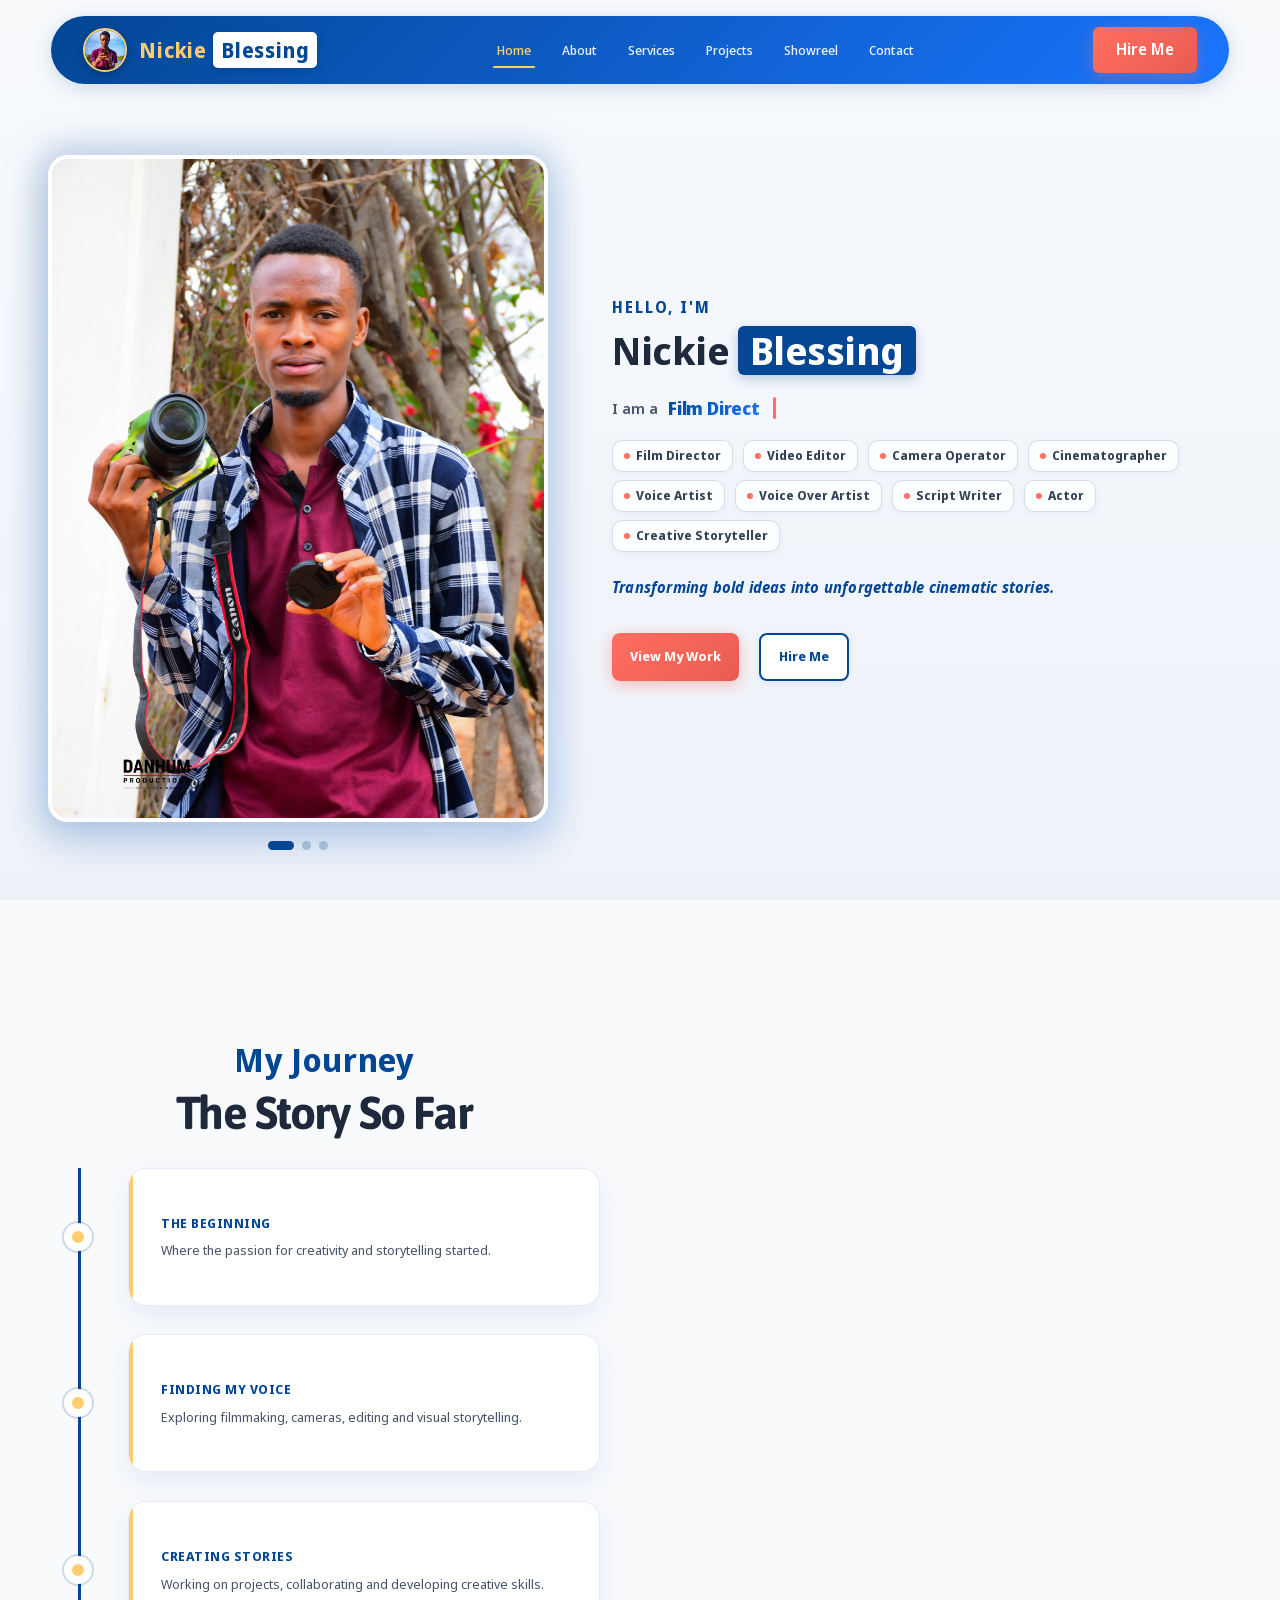
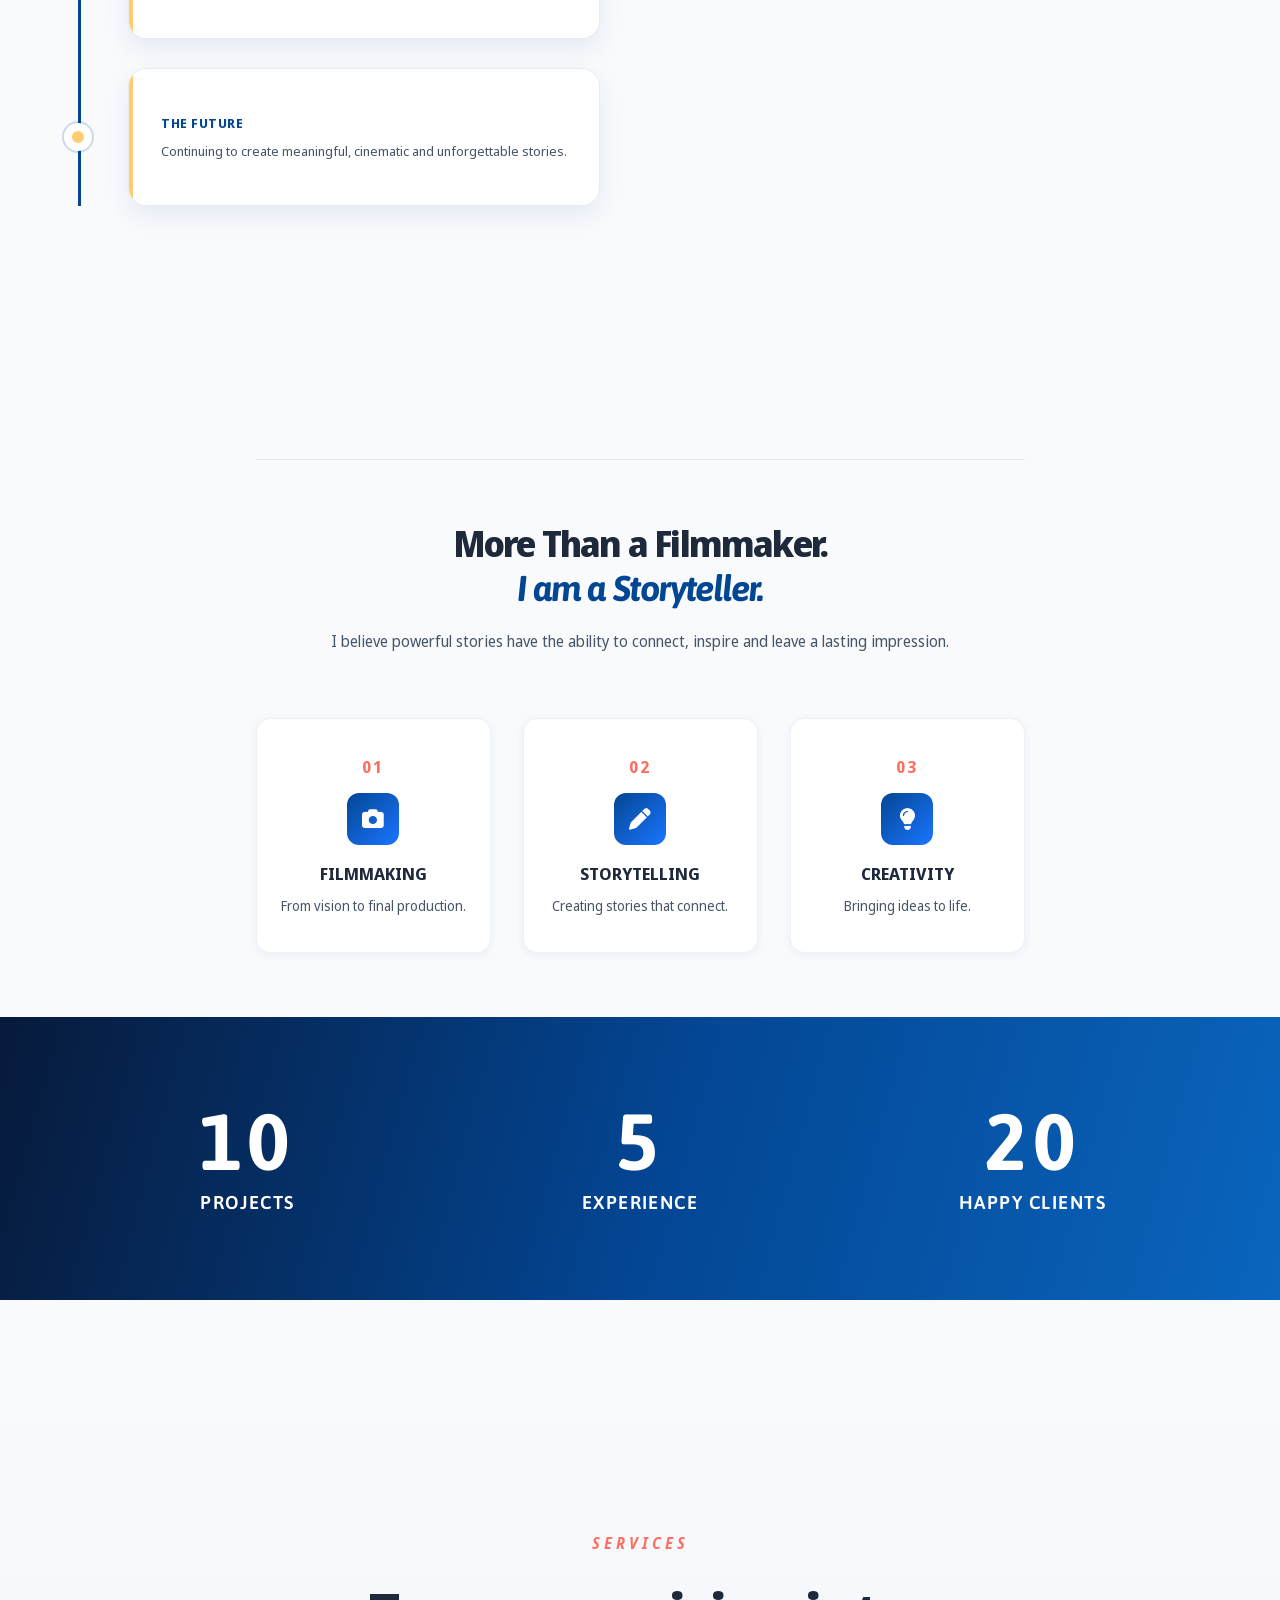
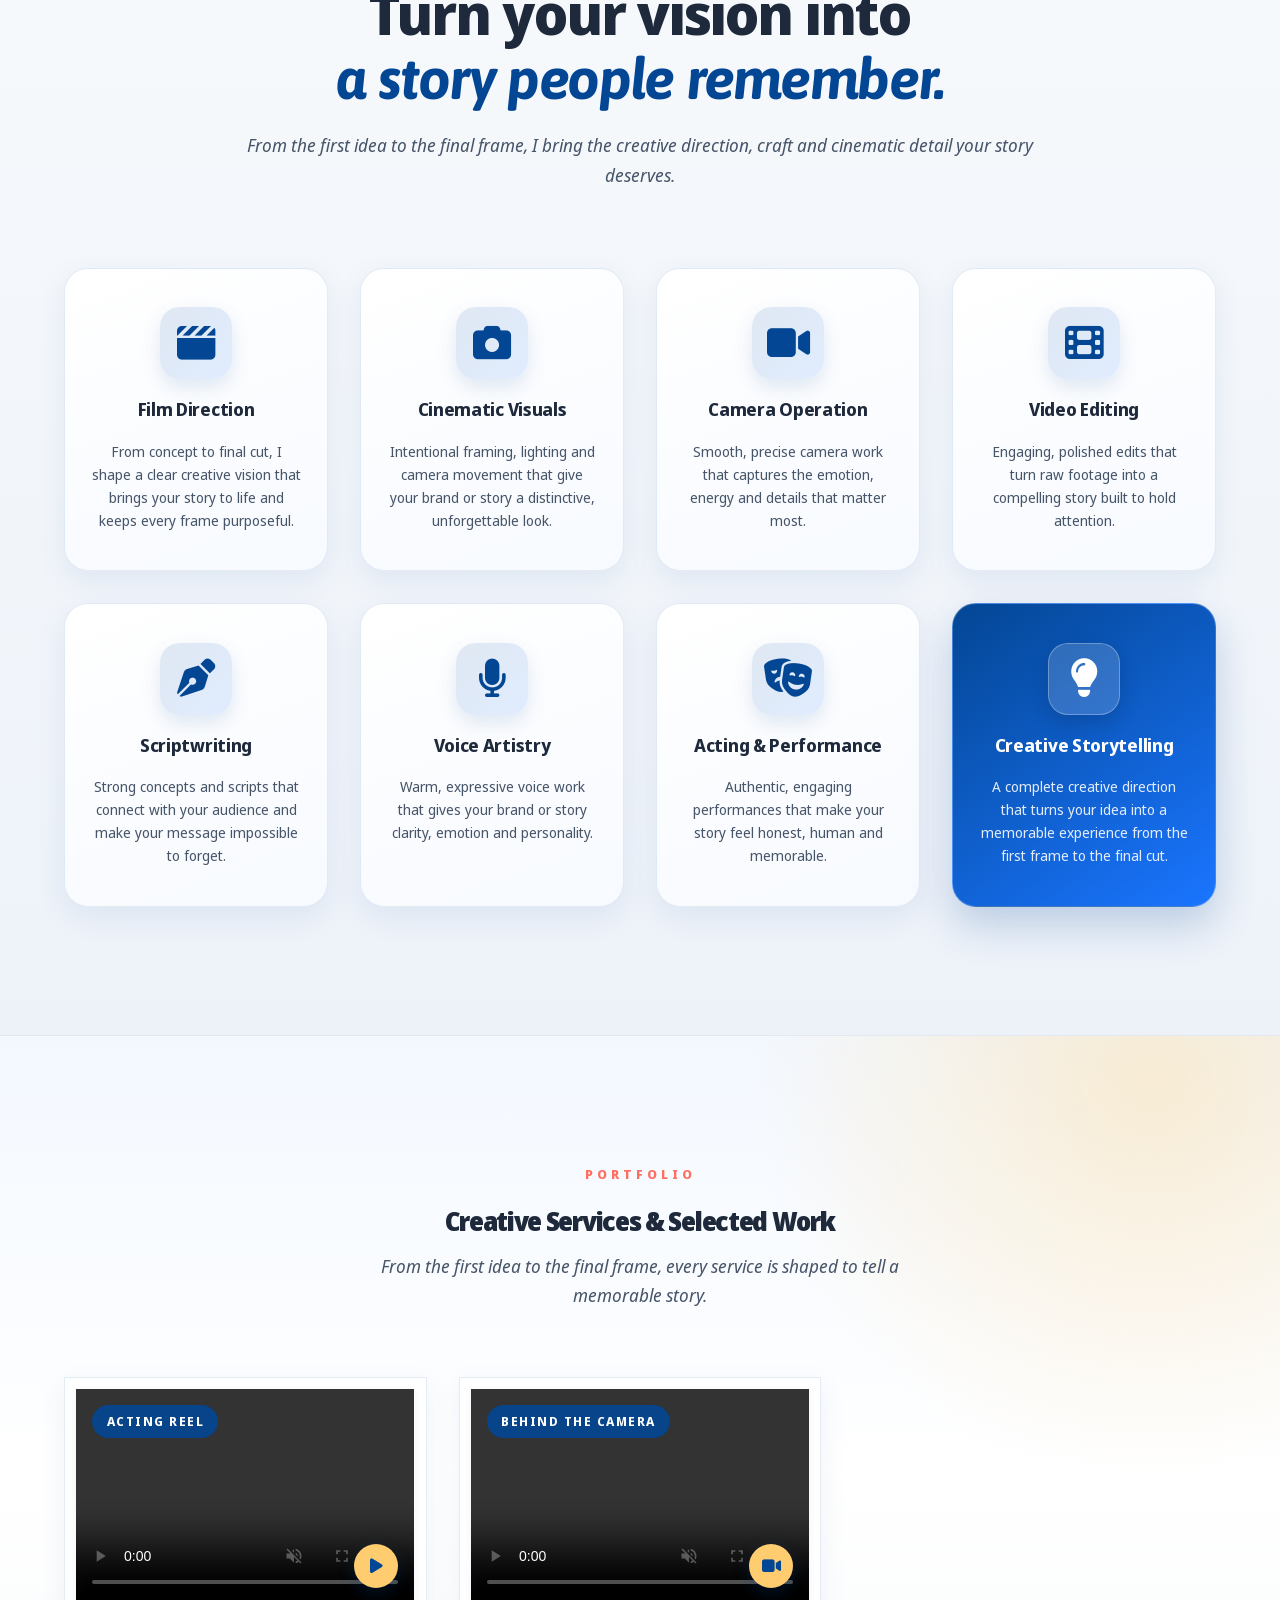
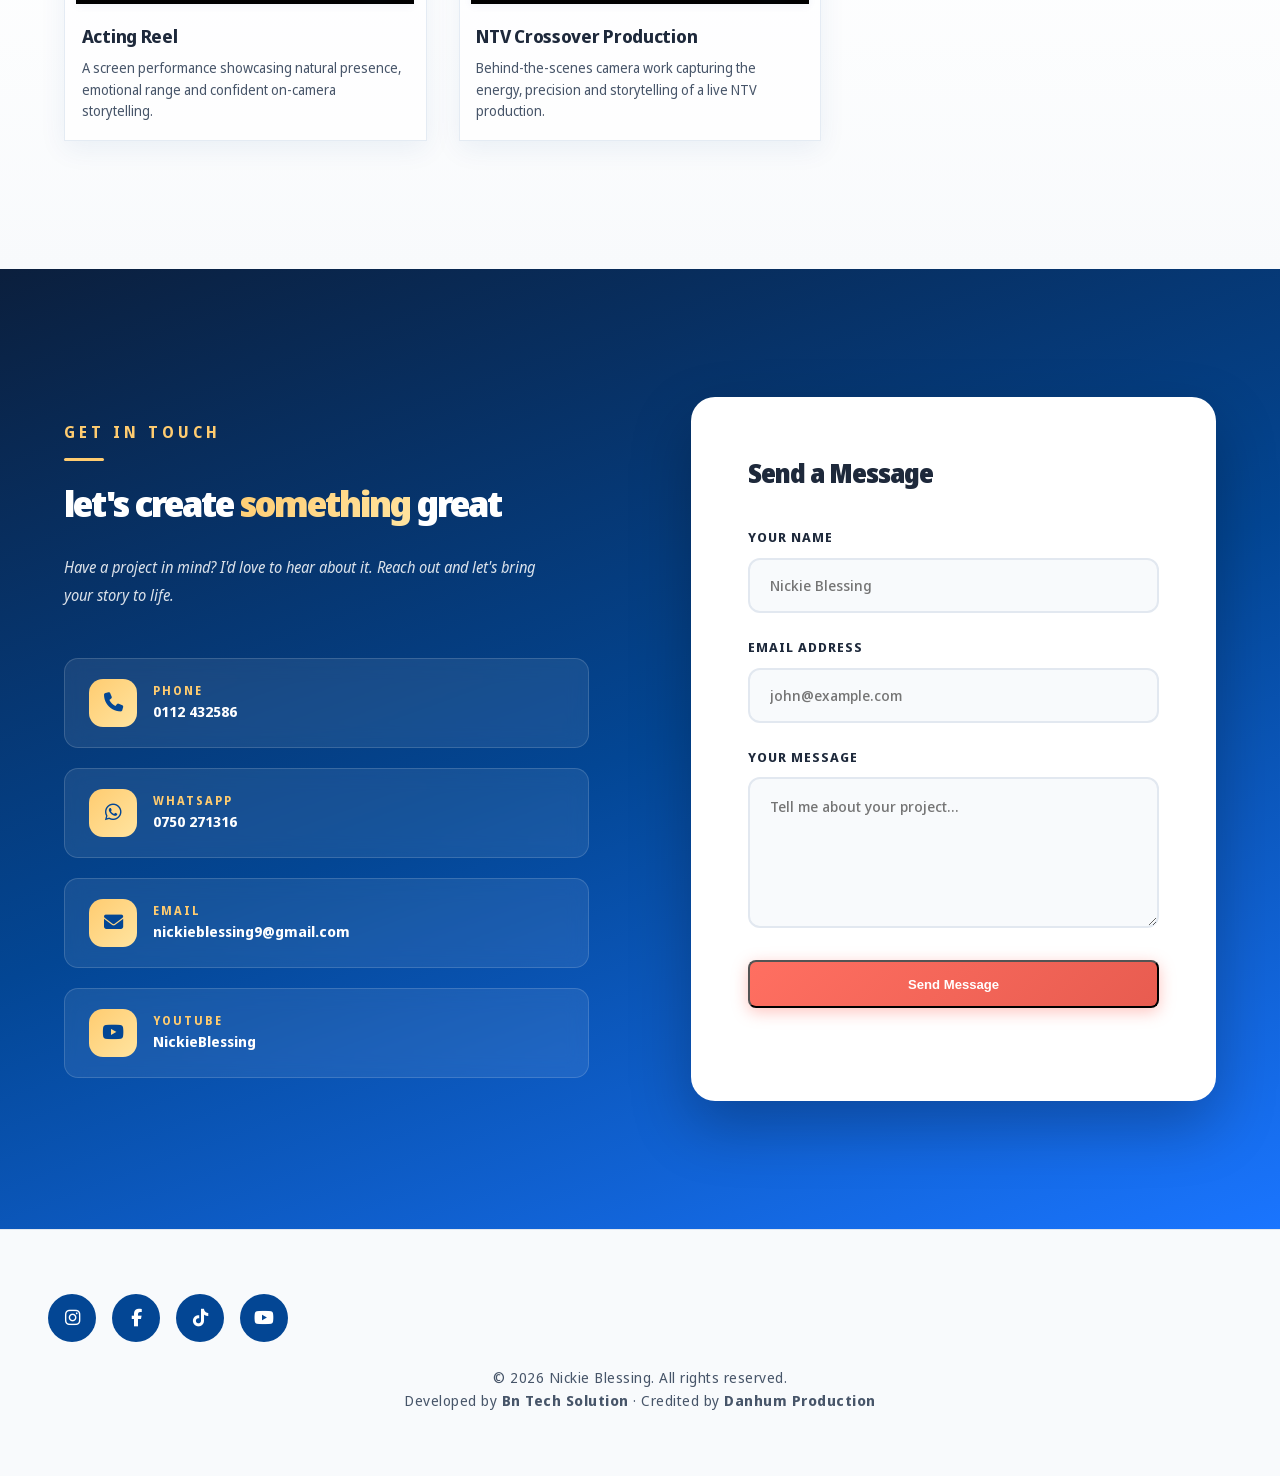
<file: index.html>
<!DOCTYPE html>
<html lang="en">
<head>
  <meta charset="UTF-8">
  <meta name="viewport" content="width=device-width, initial-scale=1.0">
  <title>Nickie Blessing | Creative Portfolio</title>
  <!-- Link to external CSS -->
  <link rel="stylesheet" href="style.css">
  <!-- Font Awesome Icons -->
  <link rel="stylesheet" href="https://cdnjs.cloudflare.com/ajax/libs/font-awesome/6.5.1/css/all.min.css">
  <script src="form-handler.js" defer></script>
  <script src="index.js" defer></script>
</head>
<body>
<header class="header">
    <nav class="navbar">
      <div class="nav-inner">
        <!-- Logo with Profile Photo -->
        <a href="#" class="logo">
          <img src="logo.jpg" alt="Nickie Blessing" class="logo-img">
          <span class="logo-text">Nickie <span class="highlight">Blessing</span></span>
        </a>

        <!-- Navigation Links (centered) -->
        <ul class="nav-links">
          <li><a href="#" class="active">Home</a></li>
          <li><a href="#about">About</a></li>
          <li><a href="#services">Services</a></li>
          <li><a href="#portfolio">Projects</a></li>
          <li><a href="#">Showreel</a></li>
          <li><a href="hire-me.html">Contact</a></li>
        </ul>

        <!-- Right Side: CTA Button -->
        <div class="nav-right">
          <a href="hire-me.html" class="nav-cta">Hire Me</a>
        </div>

        <!-- Pure CSS Hamburger Toggle (mobile) -->
        <input type="checkbox" id="menu-toggle" class="menu-toggle" aria-label="Toggle navigation menu">
        <label for="menu-toggle" class="hamburger" aria-label="Toggle navigation menu">
          <span class="bar"></span>
          <span class="bar"></span>
          <span class="bar"></span>
        </label>
      </div>

      <!-- Backdrop Overlay to Close Side Menu on Tap Outside -->
      <label for="menu-toggle" class="menu-overlay" aria-hidden="true"></label>

      <!-- Side Navigation Menu / Drawer -->
      <div class="nav-menu">
        <div class="drawer-header">
          <div class="drawer-profile">
            <img src="logo.jpg" alt="Nickie Blessing" class="drawer-avatar">
            <div class="drawer-meta">
              <span class="drawer-name">Nickie Blessing</span>
              <span class="drawer-tag">Film Director &bull; Cinematographer &bull; Editor</span>
            </div>
          </div>
        </div>
        <ul class="nav-links">
          <li><a href="#" class="active">Home</a></li>
          <li><a href="#about">About</a></li>
          <li><a href="#services">Services</a></li>
          <li><a href="#portfolio">Projects</a></li>
          <li><a href="#">Showreel</a></li>
          <li><a href="hire-me.html">Contact</a></li>
        </ul>
        <div class="drawer-footer">
          <a href="hire-me.html" class="btn">Hire Me</a>
        </div>
      </div>
    </nav>
  </header>

  <!-- Hero Section -->
  <section class="hero">
    <div class="hero-container">
      <!-- Left: Photo -->
      <div class="hero-image">
        <div class="hero-slides" aria-live="polite">
          <img class="hero-slide is-active" src="images/h1.jpeg" alt="Nickie Blessing behind the camera">
          <img class="hero-slide" src="images/h2.jpeg" alt="Nickie Blessing on a film set">
          <img class="hero-slide" src="images/bb.jpeg" alt="Nickie Blessing operating a camera">
        </div>
        <div class="hero-dots" aria-label="Choose hero image">
          <button class="hero-dot is-active" type="button" aria-label="Show hero image 1" aria-current="true"></button>
          <button class="hero-dot" type="button" aria-label="Show hero image 2"></button>
          <button class="hero-dot" type="button" aria-label="Show hero image 3"></button>
        </div>
      </div>

      <!-- Right: Text -->
      <div class="hero-text">
        <h2>Hello, I'm</h2>
        <h1 class="name">Nickie <span class="highlight">Blessing</span></h1>
        <!-- Animated Roles (No Card Container) -->
        <div class="roles-animated-box">
          <span class="roles-prefix">I am a </span>
          <span class="typed-role" id="typed-role">Film Director</span><span class="typing-cursor"></span>
        </div>

        <div class="roles-badges">
          <span class="role-pill">Film Director</span>
          <span class="role-pill">Video Editor</span>
          <span class="role-pill">Camera Operator</span>
          <span class="role-pill">Cinematographer</span>
          <span class="role-pill">Voice Artist</span>
          <span class="role-pill">Voice Over Artist</span>
          <span class="role-pill">Script Writer</span>
          <span class="role-pill">Actor</span>
          <span class="role-pill role-pill-gold">Creative Storyteller</span>
        </div>

        <p class="tagline">Transforming bold ideas into unforgettable cinematic stories.</p>
        <div class="hero-actions">
          <a href="#about" class="btn-primary">View My Work</a>
          <a href="hire-me.html" class="btn-secondary">Hire Me</a>
        </div>
      </div>
    </div>
  </section>

  <!-- About Section -->
  <section class="about" id="about">
    <div class="about-container">

      <!-- Journey Timeline -->
      <div class="journey">
        <div class="journey-header">
          <h2 class="section-label">My Journey</h2>
          <h3 class="section-title">The Story So Far</h3>
        </div>

        <div class="timeline">
          <div class="timeline-line"></div>

          <!-- Phase 1: The Beginning -->
          <article class="timeline-item timeline-item--left">
            <div class="timeline-marker"></div>
            <div class="timeline-card">
              <h4 class="timeline-phase">THE BEGINNING</h4>
              <p class="timeline-desc">Where the passion for creativity and storytelling started.</p>
            </div>
          </article>

          <!-- Phase 2: Finding My Voice -->
          <article class="timeline-item timeline-item--right">
            <div class="timeline-marker"></div>
            <div class="timeline-card">
              <h4 class="timeline-phase">FINDING MY VOICE</h4>
              <p class="timeline-desc">Exploring filmmaking, cameras, editing and visual storytelling.</p>
            </div>
          </article>

          <!-- Phase 3: Creating Stories -->
          <article class="timeline-item timeline-item--left">
            <div class="timeline-marker"></div>
            <div class="timeline-card">
              <h4 class="timeline-phase">CREATING STORIES</h4>
              <p class="timeline-desc">Working on projects, collaborating and developing creative skills.</p>
            </div>
          </article>

          <!-- Phase 4: The Future -->
          <article class="timeline-item timeline-item--right">
            <div class="timeline-marker"></div>
            <div class="timeline-card">
              <h4 class="timeline-phase">THE FUTURE</h4>
              <p class="timeline-desc">Continuing to create meaningful, cinematic and unforgettable stories.</p>
            </div>
          </article>
        </div>
      </div>
 <!-- About Me / Pillars / Stats -->
     
      <div class="about-content">
        <div class="about-header">
          <h2 class="about-headline">More Than a Filmmaker.<br><span class="about-gold">I am a Storyteller.</span></h2>
          <p class="about-paragraph">I believe powerful stories have the ability to connect, inspire and leave a lasting impression.</p>
        </div>

        <div class="pillars">
          <article class="pillar">
            <span class="pillar-number">01</span>
            <span class="pillar-icon"><i class="fa-solid fa-camera"></i></span>
            <h3 class="pillar-title">FILMMAKING</h3>
            <p class="pillar-desc">From vision to final production.</p>
          </article>
          <article class="pillar">
            <span class="pillar-number">02</span>
            <span class="pillar-icon"><i class="fa-solid fa-pen"></i></span>
            <h3 class="pillar-title">STORYTELLING</h3>
            <p class="pillar-desc">Creating stories that connect.</p>
          </article>
          <article class="pillar">
            <span class="pillar-number">03</span>
            <span class="pillar-icon"><i class="fa-solid fa-lightbulb"></i></span>
            <h3 class="pillar-title">CREATIVITY</h3>
            <p class="pillar-desc">Bringing ideas to life.</p>
          </article>
        </div>

        <div class="stats">
          <div class="stat">
            <span class="stat-number" data-target="10">0</span>
            <span class="stat-label">PROJECTS</span>
          </div>
          <div class="stat">
            <span class="stat-number" data-target="5">0</span>
            <span class="stat-label">EXPERIENCE</span>
          </div>
          <div class="stat">
            <span class="stat-number" data-target="20">0</span>
            <span class="stat-label">HAPPY CLIENTS</span>
          </div>
        </div>
      </div>

    </div>
  </section>

  <!-- Services Section -->
  <section class="services" id="services">
    <div class="services-container">
      <div class="services-header">
        <p class="section-label">SERVICES</p>
        <h2 class="section-title">Turn your vision into<br><span>a story people remember.</span></h2>
        <p>From the first idea to the final frame, I bring the creative direction, craft and cinematic detail your story deserves.</p>
      </div>

      <div class="services-grid">
        <article class="service-card"><i class="fa-solid fa-clapperboard"></i><h3>Film Direction</h3><p>From concept to final cut, I shape a clear creative vision that brings your story to life and keeps every frame purposeful.</p></article>
        <article class="service-card"><i class="fa-solid fa-camera"></i><h3>Cinematic Visuals</h3><p>Intentional framing, lighting and camera movement that give your brand or story a distinctive, unforgettable look.</p></article>
        <article class="service-card"><i class="fa-solid fa-video"></i><h3>Camera Operation</h3><p>Smooth, precise camera work that captures the emotion, energy and details that matter most.</p></article>
        <article class="service-card"><i class="fa-solid fa-film"></i><h3>Video Editing</h3><p>Engaging, polished edits that turn raw footage into a compelling story built to hold attention.</p></article>
        <article class="service-card"><i class="fa-solid fa-pen-nib"></i><h3>Scriptwriting</h3><p>Strong concepts and scripts that connect with your audience and make your message impossible to forget.</p></article>
        <article class="service-card"><i class="fa-solid fa-microphone"></i><h3>Voice Artistry</h3><p>Warm, expressive voice work that gives your brand or story clarity, emotion and personality.</p></article>
        <article class="service-card"><i class="fa-solid fa-masks-theater"></i><h3>Acting &amp; Performance</h3><p>Authentic, engaging performances that make your story feel honest, human and memorable.</p></article>
        <article class="service-card service-card--featured"><i class="fa-solid fa-lightbulb"></i><h3>Creative Storytelling</h3><p>A complete creative direction that turns your idea into a memorable experience from the first frame to the final cut.</p></article>
      </div>
    </div>
  </section>

  <!-- Portfolio Section -->
  <section class="portfolio" id="portfolio">
    <div class="portfolio-container">
      <div class="portfolio-header">
        <h2 class="section-label">PORTFOLIO</h2>
        <h3 class="section-title">Creative Services &amp; Selected Work</h3>
        <p class="portfolio-subtitle">From the first idea to the final frame, every service is shaped to tell a memorable story.</p>
      </div>

      <div class="portfolio-grid">
        <article class="portfolio-item">
          <div class="portfolio-image">
            <video src="images/p1.mp4" muted controls preload="metadata" aria-label="Nickie Blessing acting in a film project"></video>
            <div class="portfolio-overlay"><span class="portfolio-tag">Acting Reel</span></div>
            <span class="portfolio-service-icon" aria-hidden="true"><i class="fa-solid fa-play"></i></span>
          </div>
          <div class="portfolio-info">
            <h4 class="portfolio-name">Acting Reel</h4>
            <p class="portfolio-desc">A screen performance showcasing natural presence, emotional range and confident on-camera storytelling.</p>
          </div>
        </article>

        <article class="portfolio-item">
          <div class="portfolio-image">
            <video src="images/p2.mp4" muted controls preload="metadata" aria-label="Nickie Blessing operating a camera during an NTV Crossover production"></video>
            <div class="portfolio-overlay"><span class="portfolio-tag">Behind the Camera</span></div>
            <span class="portfolio-service-icon" aria-hidden="true"><i class="fa-solid fa-video"></i></span>
          </div>
          <div class="portfolio-info">
            <h4 class="portfolio-name">NTV Crossover Production</h4>
            <p class="portfolio-desc">Behind-the-scenes camera work capturing the energy, precision and storytelling of a live NTV production.</p>
          </div>
        </article>
      </div>
    </div>
  </section>

  <!-- Contact Section -->
  <section class="contact" id="contact">
    <div class="contact-container">
      <div class="contact-info">
        <h2 class="section-label">GET IN TOUCH</h2>
        <h3 class="section-title">LET'S CREATE <span class="title-part2">SOMETHING</span> GREAT</h3>
        <p class="contact-lead">
          Have a project in mind? I'd love to hear about it.
          Reach out and let's bring your story to life.
        </p>
        <div class="contact-details">
          <a href="tel:+254112432586" class="contact-detail">
            <i class="fa-solid fa-phone"></i>
            <div>
              <span class="contact-detail-label">Phone</span>
              <span class="contact-detail-value">0112 432586</span>
            </div>
          </a>
          <a href="https://wa.me/254750271316" class="contact-detail" target="_blank" rel="noopener">
            <i class="fa-brands fa-whatsapp"></i>
            <div>
              <span class="contact-detail-label">WhatsApp</span>
              <span class="contact-detail-value">0750 271316</span>
            </div>
          </a>
          <a href="mailto:nickieblessing9@gmail.com" class="contact-detail">
            <i class="fa-solid fa-envelope"></i>
            <div>
              <span class="contact-detail-label">Email</span>
              <span class="contact-detail-value">nickieblessing9@gmail.com</span>
            </div>
          </a>
          <a href="https://www.youtube.com/@NickieBlessing" class="contact-detail" target="_blank" rel="noopener">
            <i class="fa-brands fa-youtube"></i>
            <div>
              <span class="contact-detail-label">YouTube</span>
              <span class="contact-detail-value">NickieBlessing</span>
            </div>
          </a>
        </div>
      </div>

      <div class="contact-form-card">
        <h3 class="contact-form-title">Send a Message</h3>
        <form class="contact-form" action="https://formspree.io/f/mnpqkzre" method="post">
          <input type="hidden" name="_next" value="https://nickieblessingwebsite.vercel.app/?submitted=1#contact">
          <div class="form-group">
            <label for="cname">Your Name</label>
            <input type="text" id="cname" name="name" placeholder="Nickie Blessing" autocomplete="name" maxlength="100" required>
          </div>
          <div class="form-group">
            <label for="cemail">Email Address</label>
            <input type="email" id="cemail" name="email" placeholder="john@example.com" autocomplete="email" maxlength="254" required>
          </div>
          <div class="form-group">
            <label for="cmessage">Your Message</label>
            <textarea id="cmessage" name="message" rows="5" placeholder="Tell me about your project..." maxlength="3000" required></textarea>
          </div>
          <div class="form-trap" aria-hidden="true">
            <label for="cwebsite">Website</label>
            <input type="text" id="cwebsite" name="website" tabindex="-1" autocomplete="off">
        </div>
          <button type="submit" class="btn btn-primary btn-full">Send Message</button>
        </form>
      </div>
    </div>
  </section>

  <footer class="hire-footer">
    <div class="hire-socials">
      <a href="#" class="social-link"><i class="fa-brands fa-instagram"></i></a>
      <a href="#" class="social-link"><i class="fa-brands fa-facebook-f"></i></a>
      <a href="https://www.tiktok.com/@nickieblessing1" class="social-link" target="_blank" rel="noopener"><i class="fa-brands fa-tiktok"></i></a>
      <a href="https://www.youtube.com/@NickieBlessing" class="social-link" target="_blank" rel="noopener"><i class="fa-brands fa-youtube"></i></a>
    </div>
    <p class="hire-footer-text">&copy; 2026 Nickie Blessing. All rights reserved.</p>
    <p class="hire-footer-text">Developed by <strong>Bn Tech Solution</strong> &middot; Credited by <strong>Danhum Production</strong></p>
  </footer>

</body>
</html>
</file>
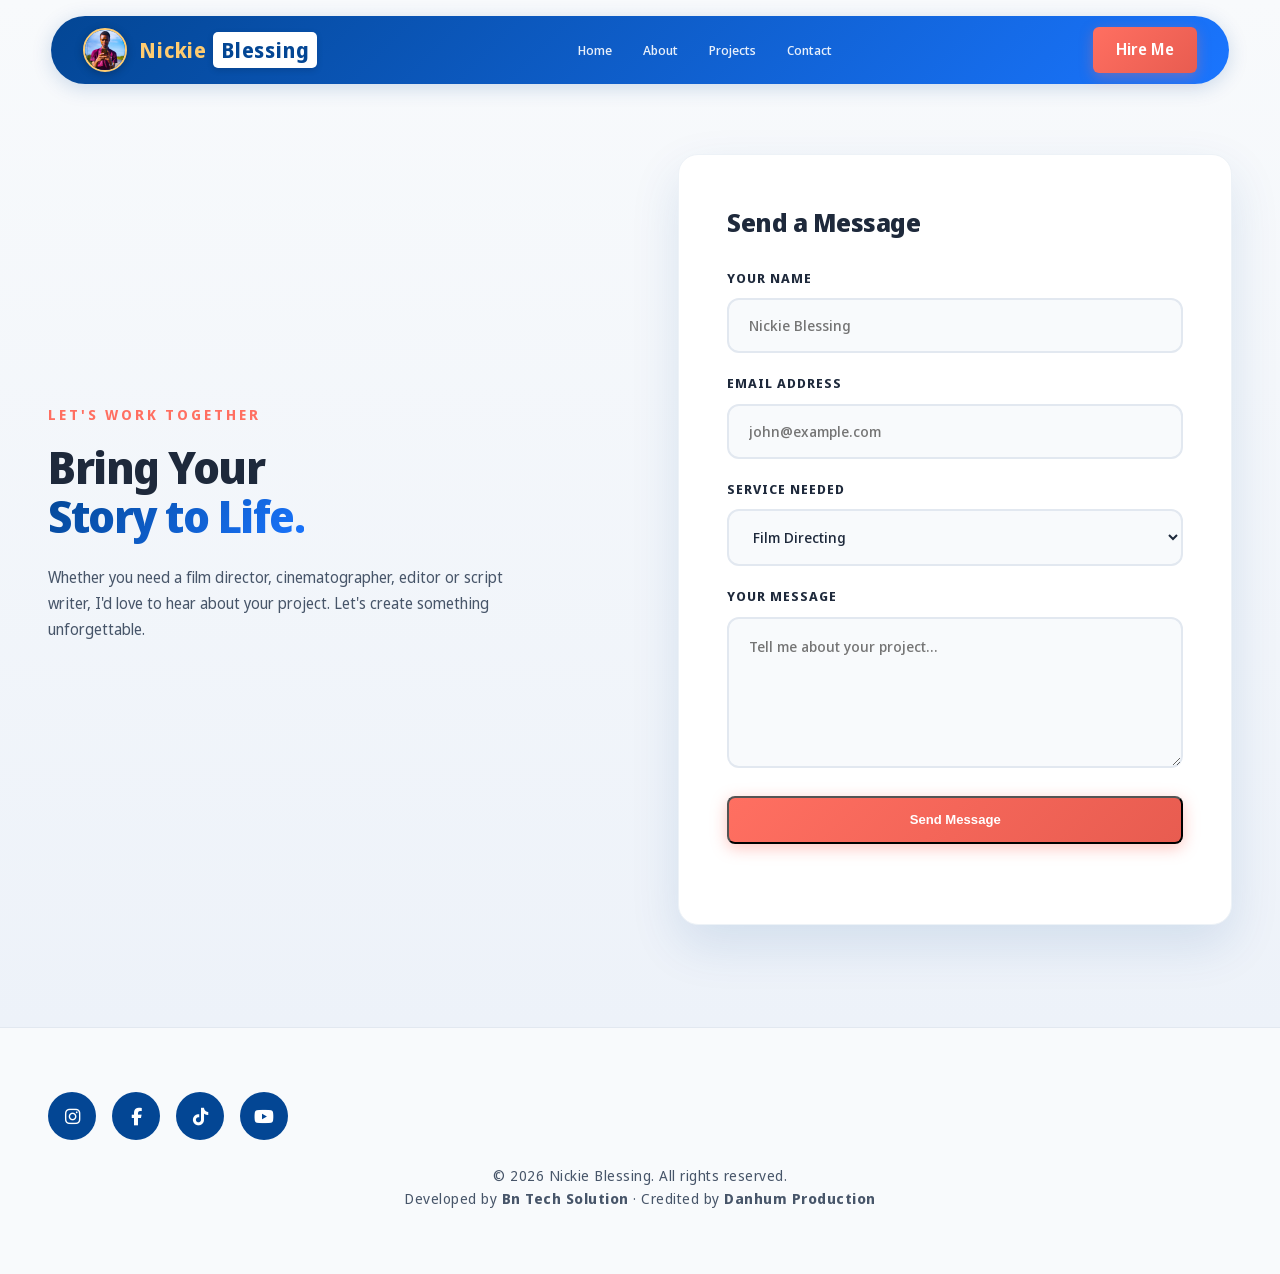
<file: hire-me.html>
<!DOCTYPE html>
<html lang="en">
<head>
  <meta charset="UTF-8">
  <meta name="viewport" content="width=device-width, initial-scale=1.0">
  <title>Hire Me | Nickie Blessing</title>
  <link rel="stylesheet" href="style.css">
  <link rel="stylesheet" href="https://cdnjs.cloudflare.com/ajax/libs/font-awesome/6.5.1/css/all.min.css">
  <script src="form-handler.js" defer></script>
</head>
<body>
  <header class="header">
    <nav class="navbar">
      <div class="nav-inner">
        <!-- Logo with Profile Photo -->
        <a href="index.html" class="logo">
          <img src="logo.jpg" alt="Nickie Blessing" class="logo-img">
          <span class="logo-text">Nickie <span class="highlight">Blessing</span></span>
        </a>

        <!-- Navigation Links (centered) -->
        <ul class="nav-links">
          <li><a href="index.html">Home</a></li>
          <li><a href="index.html#about">About</a></li>
          <li><a href="index.html#portfolio">Projects</a></li>
          <li><a href="index.html#contact">Contact</a></li>
        </ul>

        <!-- Right Side: CTA Button -->
        <div class="nav-right">
          <a href="hire-me.html" class="nav-cta">Hire Me</a>
        </div>

        <!-- Pure CSS Hamburger Toggle (mobile) -->
        <input type="checkbox" id="menu-toggle" class="menu-toggle" aria-label="Toggle navigation menu">
        <label for="menu-toggle" class="hamburger" aria-label="Toggle navigation menu">
          <span class="bar"></span>
          <span class="bar"></span>
          <span class="bar"></span>
        </label>
      </div>

      <!-- Backdrop Overlay to Close Side Menu on Tap Outside -->
      <label for="menu-toggle" class="menu-overlay" aria-hidden="true"></label>

      <!-- Side Navigation Menu / Drawer -->
      <div class="nav-menu">
        <div class="drawer-header">
          <div class="drawer-profile">
            <img src="logo.jpg" alt="Nickie Blessing" class="drawer-avatar">
            <div class="drawer-meta">
              <span class="drawer-name">Nickie Blessing</span>
              <span class="drawer-tag">Film Director &bull; Cinematographer &bull; Editor</span>
            </div>
          </div>
        </div>
        <ul class="nav-links">
          <li><a href="index.html">Home</a></li>
          <li><a href="index.html#about">About</a></li>
          <li><a href="index.html#portfolio">Projects</a></li>
          <li><a href="index.html#contact">Contact</a></li>
        </ul>
        <div class="drawer-footer">
          <a href="hire-me.html" class="btn">Hire Me</a>
        </div>
      </div>
    </nav>
  </header>

  <section class="hire-hero">
    <div class="hire-container">
      <div class="hire-text">
        <p class="section-kicker">LET'S WORK TOGETHER</p>
        <h1>Bring Your<br><span>Story to Life.</span></h1>
        <p class="hire-lead">
          Whether you need a film director, cinematographer, editor or script writer,
          I'd love to hear about your project. Let's create something unforgettable.
        </p>
      </div>

      <div class="hire-form-card">
        <h2 class="hire-form-title">Send a Message</h2>
        <form class="hire-form" action="https://formspree.io/f/mzeblaee" method="post">
          <input type="hidden" name="_next" value="https://nickieblessingwebsite.vercel.app/?submitted=1#contact">
          <input type="hidden" name="_subject" value="New Hire Me enquiry from Nickie Blessing website">
          <div class="form-group">
            <label for="name">Your Name</label>
            <input type="text" id="name" name="name" placeholder="Nickie Blessing" autocomplete="name" maxlength="100" required>
          </div>
          <div class="form-group">
            <label for="email">Email Address</label>
            <input type="email" id="email" name="email" placeholder="john@example.com" autocomplete="email" maxlength="254" required>
          </div>
          <div class="form-group">
            <label for="service">Service Needed</label>
            <select id="service" name="service" required>
              <option>Film Directing</option>
              <option>Cinematography</option>
              <option>Video Editing</option>
              <option>Script Writing</option>
              <option>Camera Operation</option>
              <option>Other</option>
            </select>
          </div>
          <div class="form-group">
            <label for="message">Your Message</label>
            <textarea id="message" name="message" rows="5" placeholder="Tell me about your project..." maxlength="3000" required></textarea>
          </div>
          <div class="form-trap" aria-hidden="true">
            <label for="website">Website</label>
            <input type="text" id="website" name="website" tabindex="-1" autocomplete="off">
          </div>
          <button type="submit" class="btn btn-primary btn-full">Send Message</button>
        </form>
      </div>
    </div>
  </section>

  <footer class="hire-footer">
    <div class="hire-socials">
      <a href="#" class="social-link"><i class="fa-brands fa-instagram"></i></a>
      <a href="#" class="social-link"><i class="fa-brands fa-facebook-f"></i></a>
      <a href="https://www.tiktok.com/@nickieblessing1" class="social-link" target="_blank" rel="noopener"><i class="fa-brands fa-tiktok"></i></a>
      <a href="https://www.youtube.com/@NickieBlessing" class="social-link" target="_blank" rel="noopener"><i class="fa-brands fa-youtube"></i></a>
    </div>
    <p class="hire-footer-text">&copy; 2026 Nickie Blessing. All rights reserved.</p>
    <p class="hire-footer-text">Developed by <strong>Bn Tech Solution</strong> &middot; Credited by <strong>Danhum Production</strong></p>
  </footer>

  <script>
    const roles = ["Film Director","Video Editor","Camera Operator / Cinematographer","Voice Artist","Script Writer","Actor","Creative Storyteller"];
    let roleIndex = 0, charIndex = 0, isDeleting = false;
    const typedElement = document.getElementById("typed-role");
    function typeRole() {
      if (!typedElement) return;
      const currentRole = roles[roleIndex];
      if (isDeleting) { typedElement.textContent = currentRole.substring(0, charIndex - 1); charIndex--; }
      else { typedElement.textContent = currentRole.substring(0, charIndex + 1); charIndex++; }
      let speed = isDeleting ? 35 : 75;
      if (!isDeleting && charIndex === currentRole.length) { speed = 1800; isDeleting = true; }
      else if (isDeleting && charIndex === 0) { isDeleting = false; roleIndex = (roleIndex + 1) % roles.length; speed = 350; }
      setTimeout(typeRole, speed);
    }
    document.addEventListener("DOMContentLoaded", typeRole);
  </script>
</body>
</html>
</file>
<file: style.css>
@import url("https://fonts.googleapis.com/css2?family=Asap:ital,wght@0,600;0,700;1,600;1,700&family=Noto+Sans+Display:wght@400;600;700&family=Noto+Sans:wght@400;500;600;700&display=swap");

/* ==========================================================================
   CSS Variables & Design Tokens (Clean Light Theme)
   ========================================================================== */
:root {
  --primary-blue: #034694;
  --secondary-blue: #1a75ff;
  --gold-accent: #ffcc70;
  --gold-hover: #ffe4a0;
  --cta-color: #ff6f61;
  --cta-hover: #e85c50;
  --text-white: #ffffff;
  --text-dark: #1e293b;
  --text-muted: #475569;
  --text-light-muted: rgba(255, 255, 255, 0.9);

  /* Backgrounds */
  --bg-body: #f8fafc;
  --bg-drawer: #ffffff;
  --bg-card: #f8fafc;
  --bg-card-hover: #eff6ff;
  --border-light: #e2e8f0;
  --border-card: #edf2f7;

  /* Shadows */
  --nav-shadow: 0 4px 20px rgba(3, 70, 148, 0.18);
  --drawer-shadow: -10px 0 35px rgba(3, 70, 148, 0.12);
  --card-shadow: 0 2px 8px rgba(3, 70, 148, 0.06);

  /* Animations */
  --transition-speed: 0.3s;
  --transition-bounce: cubic-bezier(0.16, 1, 0.3, 1);
  --font-family:
    "Trebuchet MS", "Noto Sans Display", "Noto Sans", -apple-system,
    BlinkMacSystemFont, "Segoe UI", Roboto, sans-serif;
}

/* ==========================================================================
   Global Reset & Base Styles
   ========================================================================== */
*,
*::before,
*::after {
  box-sizing: border-box;
  margin: 0;
  padding: 0;
}

html {
  scroll-behavior: smooth;
}

body {
  font-family: var(--font-family);
  background-color: var(--bg-body);
  background-image:
    radial-gradient(
      circle at 10% 10%,
      rgba(26, 117, 255, 0.04) 0%,
      transparent 40%
    ),
    radial-gradient(
      circle at 90% 90%,
      rgba(255, 111, 97, 0.03) 0%,
      transparent 40%
    );
  color: var(--text-dark);
  line-height: 1.6;
  min-height: 100vh;
  overflow-x: hidden;
}

/* ==========================================================================
   Header & Navigation
   ========================================================================== */
.header {
  position: fixed;
  top: 0;
  width: 100%;
  background: transparent;
  z-index: 1000;
  transition: background var(--transition-speed) ease;
}

.navbar {
  display: flex;
  justify-content: center;
  align-items: center;
  padding: 1rem clamp(1rem, 4vw, 3.5rem) 0;
}

.nav-inner {
  display: flex;
  align-items: center;
  justify-content: space-between;
  gap: clamp(1rem, 2vw, 2rem);
  max-width: 1380px;
  width: 100%;
  margin: 0 auto;
  padding: 0.7rem clamp(1.25rem, 2.5vw, 2.5rem);
  background: linear-gradient(
    135deg,
    var(--primary-blue) 0%,
    var(--secondary-blue) 100%
  );
  border-radius: 999px;
  box-shadow: var(--nav-shadow);
  position: relative;
}

/* Logo */
.logo {
  text-decoration: none;
  display: inline-flex;
  align-items: center;
  gap: 12px;
  white-space: nowrap;
  transition: transform var(--transition-speed) ease;
  z-index: 1001;
}

.logo:hover {
  transform: scale(1.02);
}

.logo-img {
  width: 44px;
  height: 44px;
  border-radius: 50%;
  object-fit: cover;
  object-position: center 20%;
  border: 2.5px solid var(--gold-accent);
  box-shadow: 0 2px 8px rgba(0, 0, 0, 0.25);
  transition: all var(--transition-speed) ease;
  flex-shrink: 0;
}

.logo:hover .logo-img {
  border-color: #ffffff;
  box-shadow: 0 0 12px rgba(255, 204, 112, 0.6);
  transform: rotate(3deg);
}

.logo-text {
  font-size: clamp(1.25rem, 2.1vw, 1.8rem);
  font-weight: 700;
  letter-spacing: 0.8px;
  color: var(--gold-accent);
  display: inline-flex;
  align-items: center;
  gap: 6px;
}

.logo .highlight {
  background: var(--text-white);
  color: var(--primary-blue);
  padding: 2px 8px;
  border-radius: 5px;
  font-weight: 700;
  box-shadow: 0 2px 6px rgba(0, 0, 0, 0.15);
}

/* Desktop Navigation Menu */
.nav-menu {
  display: none;
}

.drawer-header {
  display: none;
}

.drawer-footer {
  display: contents;
}

.menu-overlay {
  display: none;
}

.nav-links {
  display: flex;
  align-items: center;
  list-style: none;
  gap: clamp(0.8rem, 1.8vw, 1.6rem);
  margin: 0 auto;
}

.nav-right {
  display: flex;
  align-items: center;
  gap: 0.75rem;
}

.nav-cta {
  background: linear-gradient(
    135deg,
    var(--cta-color) 0%,
    var(--cta-hover) 100%
  );
  color: var(--text-white);
  text-decoration: none;
  font-weight: 600;
  padding: 10px clamp(16px, 1.8vw, 24px);
  border-radius: 6px;
  white-space: nowrap;
  box-shadow: 0 4px 14px rgba(255, 111, 97, 0.35);
  transition: all var(--transition-speed) ease;
}

.nav-cta:hover,
.nav-cta:focus-visible {
  transform: translateY(-2px);
  box-shadow: 0 6px 18px rgba(255, 111, 97, 0.45);
}

.nav-links li {
  position: relative;
}

.nav-links a {
  color: var(--text-light-muted);
  text-decoration: none;
  font-weight: 500;
  font-size: clamp(0.9rem, 1.05vw, 1.05rem);
  padding: 8px 4px;
  display: inline-block;
  position: relative;
  transition: color var(--transition-speed) ease;
}

/* Active & Hover Underline Effect for Desktop */
.nav-links a::after {
  content: "";
  position: absolute;
  bottom: 0;
  left: 0;
  width: 0;
  height: 2px;
  background-color: var(--gold-accent);
  border-radius: 2px;
  transition: width var(--transition-speed) var(--transition-bounce);
}

.nav-links a:hover,
.nav-links a.active,
.nav-links a:focus-visible {
  color: var(--gold-accent);
}

.nav-links a:hover::after,
.nav-links a.active::after,
.nav-links a:focus-visible::after {
  width: 100%;
}

/* Call to Action Button */
.btn {
  background: linear-gradient(
    135deg,
    var(--cta-color) 0%,
    var(--cta-hover) 100%
  );
  color: var(--text-white);
  text-decoration: none;
  font-weight: 600;
  font-size: clamp(0.88rem, 1vw, 1rem);
  padding: 10px clamp(16px, 1.8vw, 24px);
  border-radius: 6px;
  white-space: nowrap;
  box-shadow: 0 4px 14px rgba(255, 111, 97, 0.35);
  transition: all var(--transition-speed) ease;
  display: inline-flex;
  align-items: center;
  justify-content: center;
  min-height: 42px;
}

.btn:hover,
.btn:focus-visible {
  transform: translateY(-2px);
  box-shadow: 0 6px 18px rgba(255, 111, 97, 0.45);
}

.btn:active {
  transform: translateY(0);
}

.nav-settings {
  width: 42px;
  height: 42px;
  border: 1px solid rgba(255, 255, 255, 0.28);
  border-radius: 50%;
  background: rgba(255, 255, 255, 0.12);
  color: var(--text-white);
  cursor: pointer;
  font-size: 1rem;
  transition: all var(--transition-speed) ease;
}

.nav-settings:hover,
.nav-settings:focus-visible {
  background: rgba(255, 255, 255, 0.22);
  color: var(--gold-accent);
  transform: translateY(-2px);
}

/* Accessible focus ring */
a:focus-visible,
input:focus-visible + label {
  outline: 2px solid var(--gold-accent);
  outline-offset: 3px;
  border-radius: 4px;
}

/* Hidden Hamburger Checkbox */
.menu-toggle {
  position: absolute;
  opacity: 0;
  pointer-events: none;
  width: 0;
  height: 0;
}

/* Hamburger Icon */
.hamburger {
  display: none;
  flex-direction: column;
  justify-content: space-around;
  width: 34px;
  height: 30px;
  cursor: pointer;
  z-index: 1002;
  padding: 4px;
  border-radius: 6px;
  background: rgba(255, 255, 255, 0.12);
  transition: all var(--transition-speed) ease;
}

.hamburger:hover {
  background-color: rgba(255, 255, 255, 0.22);
}

.hamburger .bar {
  display: block;
  height: 3px;
  width: 100%;
  background-color: var(--text-white);
  border-radius: 2px;
  transition:
    transform var(--transition-speed) var(--transition-bounce),
    opacity var(--transition-speed) ease,
    background-color var(--transition-speed) ease;
  transform-origin: center;
}

/* ==========================================================
   Clean Modern 2-Column Hero Section
   ========================================================== */
.hero {
  min-height: 100vh;
  display: flex;
  align-items: center;
  justify-content: center;
  padding: clamp(8rem, 12vw, 10rem) clamp(1.25rem, 4vw, 3rem)
    clamp(3rem, 6vw, 5.5rem);
  position: relative;
  background: linear-gradient(180deg, #f8fafc 0%, #edf2f9 100%);
  overflow: hidden;
}

.hero-container {
  display: flex;
  align-items: center;
  justify-content: space-between;
  gap: clamp(2.5rem, 5vw, 5rem);
  max-width: 1200px;
  width: 100%;
  margin: 0 auto;
}

/* Left: Photo */
.hero-image {
  flex: 0 0 44%;
  max-width: 500px;
  display: flex;
  justify-content: center;
  position: relative;
}

.hero-image::before {
  content: "";
  position: absolute;
  inset: -10px;
  border-radius: 26px;
  background: linear-gradient(
    135deg,
    rgba(3, 70, 148, 0.22),
    rgba(26, 117, 255, 0.15)
  );
  filter: blur(16px);
  z-index: 0;
}

.hero-slides {
  position: relative;
  width: 100%;
  max-width: 500px;
  aspect-ratio: 3 / 4;
}

.hero-slide {
  position: absolute;
  inset: 0;
  width: 100%;
  height: 100%;
  object-fit: cover;
  object-position: center 20%;
  border-radius: 20px;
  border: 4px solid #ffffff;
  box-shadow: 0 20px 40px rgba(3, 70, 148, 0.16);
  opacity: 0;
  transform: scale(1.04);
  transition:
    opacity 0.6s ease,
    transform 0.6s ease,
    box-shadow 0.4s ease;
  pointer-events: none;
}

.hero-slide.is-active {
  opacity: 1;
  transform: scale(1);
}

.hero-image:hover .hero-slide.is-active {
  transform: translateY(-4px) scale(1.01);
  box-shadow: 0 26px 50px rgba(3, 70, 148, 0.24);
}

.hero-dots {
  position: absolute;
  bottom: -28px;
  left: 50%;
  z-index: 3;
  display: flex;
  gap: 8px;
  transform: translateX(-50%);
}

.hero-dot {
  width: 9px;
  height: 9px;
  padding: 0;
  border: 0;
  border-radius: 999px;
  background: rgba(3, 70, 148, 0.25);
  cursor: pointer;
  transition:
    width var(--transition-speed) ease,
    background var(--transition-speed) ease;
}

.hero-dot.is-active {
  width: 26px;
  background: var(--primary-blue);
}

/* Right: Text */
.hero-text {
  flex: 1;
  text-align: left;
}

.hero-text h2 {
  font-size: clamp(1.05rem, 1.6vw, 1.35rem);
  font-weight: 700;
  color: var(--primary-blue);
  text-transform: uppercase;
  letter-spacing: 2px;
  margin-bottom: 0.35rem;
}

.hero-text .name {
  font-size: clamp(2.2rem, 4.5vw, 3.8rem);
  color: var(--text-dark);
  font-weight: 700;
  line-height: 1.15;
  letter-spacing: -0.5px;
  margin-bottom: 1.2rem;
}

.hero-text .name .highlight {
  background: var(--primary-blue);
  color: #ffffff;
  padding: 2px 12px;
  border-radius: 6px;
  display: inline-block;
  box-shadow: 0 4px 12px rgba(3, 70, 148, 0.25);
}

/* Animated Roles (No Card) */
.roles-animated-box {
  display: flex;
  align-items: center;
  gap: 10px;
  flex-wrap: wrap;
  margin-bottom: 1.1rem;
  background: none;
  border: none;
  box-shadow: none;
  padding: 0;
}

.roles-prefix {
  font-size: clamp(1.05rem, 1.4vw, 1.25rem);
  font-weight: 600;
  color: var(--text-muted);
}

.typed-role {
  font-size: clamp(1.2rem, 1.9vw, 1.6rem);
  font-weight: 800;
  color: var(--primary-blue);
  background: linear-gradient(
    135deg,
    var(--primary-blue) 0%,
    var(--secondary-blue) 100%
  );
  -webkit-background-clip: text;
  -webkit-text-fill-color: transparent;
  min-height: 1.8rem;
  display: inline-block;
  letter-spacing: -0.2px;
}

.typing-cursor {
  display: inline-block;
  width: 3px;
  height: 1.35em;
  background-color: var(--cta-color);
  vertical-align: -2px;
  margin-left: 3px;
  border-radius: 2px;
  animation: blinkCursor 0.75s infinite ease-in-out;
}

@keyframes blinkCursor {
  0%,
  100% {
    opacity: 1;
  }
  50% {
    opacity: 0;
  }
}

/* Role Badges / Pills */
.roles-badges {
  display: flex;
  flex-wrap: wrap;
  gap: 8px 10px;
  margin-bottom: 1.5rem;
  background: none;
  border: none;
  box-shadow: none;
  padding: 0;
}

.role-pill {
  font-size: 0.88rem;
  font-weight: 700;
  color: #334155;
  background: rgba(255, 255, 255, 0.75);
  border: 1px solid rgba(3, 70, 148, 0.16);
  padding: 6px 14px;
  border-radius: 10px;
  transition: all 0.3s cubic-bezier(0.16, 1, 0.3, 1);
  display: inline-flex;
  align-items: center;
  gap: 6px;
  cursor: default;
  box-shadow: 0 2px 6px rgba(3, 70, 148, 0.04);
}

.role-pill::before {
  content: "";
  display: inline-block;
  width: 6px;
  height: 6px;
  background-color: var(--cta-color);
  border-radius: 50%;
  transition: transform 0.3s ease;
}

.role-pill:hover {
  background: #eff6ff;
  color: var(--primary-blue);
  border-color: var(--primary-blue);
  transform: translateY(-2px);
  box-shadow: 0 4px 12px rgba(3, 70, 148, 0.12);
}

.role-pill:hover::before {
  transform: scale(1.3);
}

.hero-text .tagline {
  font-size: clamp(1.1rem, 1.5vw, 1.32rem);
  font-weight: 700;
  font-style: italic;
  color: var(--primary-blue);
  margin-bottom: 2rem;
  letter-spacing: 0.2px;
}

.hero-actions {
  display: flex;
  align-items: center;
  gap: 1.25rem;
  flex-wrap: wrap;
}

.btn-primary {
  background: linear-gradient(
    135deg,
    var(--cta-color) 0%,
    var(--cta-hover) 100%
  );
  color: #ffffff;
  text-decoration: none;
  font-weight: 700;
  font-size: 1rem;
  padding: 13px 30px;
  border-radius: 8px;
  box-shadow: 0 4px 16px rgba(255, 111, 97, 0.4);
  transition: all var(--transition-speed) ease;
  display: inline-flex;
  align-items: center;
  justify-content: center;
  min-height: 48px;
}

.btn-primary:hover {
  transform: translateY(-2px);
  box-shadow: 0 7px 22px rgba(255, 111, 97, 0.52);
}

.btn-secondary {
  background: #ffffff;
  color: var(--primary-blue);
  text-decoration: none;
  font-weight: 700;
  font-size: 1rem;
  padding: 13px 30px;
  border-radius: 8px;
  border: 2px solid var(--primary-blue);
  box-shadow: 0 2px 8px rgba(3, 70, 148, 0.08);
  transition: all var(--transition-speed) ease;
  display: inline-flex;
  align-items: center;
  justify-content: center;
  min-height: 48px;
}

.btn-secondary:hover {
  background: #eff6ff;
  transform: translateY(-2px);
  box-shadow: 0 5px 16px rgba(3, 70, 148, 0.18);
}

/* ==========================================================
   About Section
   ========================================================== */
.about-section {
  padding: clamp(5rem, 10vw, 8rem) clamp(1.25rem, 5vw, 4rem);
  background: linear-gradient(180deg, #f8fafc 0%, #ffffff 50%, #f1f5ff 100%);
  border-top: 1px solid var(--border-light);
}

.about-container {
  max-width: 1200px;
  margin: 0 auto;
  display: grid;
  grid-template-columns: minmax(280px, 0.95fr) minmax(0, 1.4fr);
  gap: clamp(4rem, 8vw, 8rem);
  align-items: start;
}

.section-kicker {
  color: var(--cta-color);
  font-size: 0.82rem;
  font-weight: 700;
  letter-spacing: 0.16em;
  text-transform: uppercase;
  margin-bottom: 1.25rem;
}

.about-intro h2 {
  color: var(--gold-accent);
  font-size: clamp(2.4rem, 4.5vw, 4.5rem);
  line-height: 1.05;
  letter-spacing: -1.5px;
  text-transform: uppercase;
  margin-bottom: 1.5rem;
}

.about-intro h2 span {
  color: var(--primary-blue);
  background: linear-gradient(
    135deg,
    var(--primary-blue),
    var(--secondary-blue)
  );
  -webkit-background-clip: text;
  -webkit-text-fill-color: transparent;
  background-clip: text;
}

.about-lead {
  max-width: 420px;
  margin-top: 2rem;
  color: var(--text-muted);
  font-size: clamp(1.1rem, 1.5vw, 1.35rem);
  line-height: 1.7;
  font-style: italic;
}

.about-details {
  align-self: start;
  padding-top: 1rem;
}

.about-capabilities {
  display: grid;
  grid-template-columns: repeat(3, 1fr);
  gap: clamp(1.5rem, 3vw, 2.5rem);
  padding: clamp(2rem, 4vw, 3rem) 0;
  border-top: 1px solid var(--border-light);
  border-bottom: 1px solid var(--border-light);
}

.capability {
  text-align: center;
  padding: clamp(1.75rem, 3vw, 2.5rem) clamp(1rem, 2vw, 1.5rem);
  border-radius: 16px;
  background: #ffffff;
  border: 1px solid var(--border-card);
  box-shadow: 0 4px 16px rgba(3, 70, 148, 0.06);
  transition: all var(--transition-speed) ease;
}

.capability:hover {
  background: var(--bg-card-hover);
  border-color: var(--primary-blue);
  transform: translateY(-6px);
  box-shadow: 0 12px 32px rgba(3, 70, 148, 0.12);
}

.capability-number {
  display: block;
  color: var(--cta-color);
  font-size: clamp(0.9rem, 1.2vw, 1.1rem);
  font-weight: 700;
  margin-bottom: 1.5rem;
  letter-spacing: 1px;
}

.capability h3 {
  color: var(--text-dark);
  font-size: clamp(1rem, 1.4vw, 1.25rem);
  letter-spacing: 0.08em;
  text-transform: uppercase;
  margin-bottom: 0.75rem;
  font-weight: 700;
}

.capability p {
  color: var(--text-muted);
  font-size: clamp(0.95rem, 1.1vw, 1.05rem);
  line-height: 1.6;
  max-width: 180px;
  margin: 0 auto;
}

.about-stats {
  display: grid;
  grid-template-columns: repeat(2, 1fr);
  gap: clamp(2rem, 4vw, 4rem);
  padding-top: clamp(2.5rem, 4vw, 3.5rem);
  margin-top: clamp(2rem, 3vw, 2.5rem);
}

.stat {
  display: flex;
  align-items: baseline;
  gap: 0.7rem;
  padding: 1.5rem;
  background: #ffffff;
  border-radius: 14px;
  border: 1px solid var(--border-card);
  box-shadow: 0 4px 16px rgba(3, 70, 148, 0.06);
  transition: all var(--transition-speed) ease;
}

.stat:hover {
  transform: translateY(-4px);
  border-color: var(--primary-blue);
  box-shadow: 0 12px 32px rgba(3, 70, 148, 0.12);
}

.stat strong {
  color: var(--primary-blue);
  font-size: clamp(3rem, 5.5vw, 5rem);
  line-height: 1;
  letter-spacing: -2px;
  font-weight: 800;
}

.stat strong span {
  color: var(--cta-color);
  font-size: clamp(1.5rem, 2.5vw, 2.5rem);
}

.stat > span {
  color: var(--text-muted);
  font-size: 0.85rem;
  font-weight: 700;
  letter-spacing: 0.08em;
  text-transform: uppercase;
}

/* ==========================================================
   Current About Markup
   ========================================================== */
.about {
  padding: clamp(4rem, 8vw, 7rem) clamp(1.25rem, 4vw, 3rem);
  background: var(--bg-body);
  scroll-margin-top: 75px;
}

.about-container {
  max-width: 1200px;
  margin: 0 auto;
  display: flex;
  flex-direction: column;
  gap: clamp(4rem, 7vw, 6rem);
}

.journey-header {
  text-align: center;
  margin-bottom: 2rem;
}

.journey-header .section-label {
  margin-bottom: 0.25rem;
  color: var(--primary-blue);
  font-family: var(--font-family);
  text-transform: none;
  font-size: clamp(1.45rem, 2.5vw, 2rem);
  font-weight: 700;
  letter-spacing: 0.02em;
}

.journey-header .section-label::after {
  display: none;
}

.journey-header .section-title {
  margin-bottom: 0;
  color: var(--text-dark);
  font-family: "Asap", sans-serif;
  font-size: clamp(2rem, 3.6vw, 3.2rem);
  font-weight: 700;
  letter-spacing: -0.04em;
  line-height: 1;
}

.section-label {
  font-family: var(--font-family);
  font-size: clamp(0.85rem, 1.1vw, 1rem);
  font-weight: 700;
  color: var(--cta-color);
  text-transform: uppercase;
  letter-spacing: 4px;
  margin-bottom: 1.5rem;
  display: block;
  position: relative;
}

.section-label::after {
  content: "";
  display: block;
  width: 40px;
  height: 3px;
  background: var(--gold-accent);
  margin-top: 0.75rem;
  border-radius: 2px;
}

.section-title {
  font-family: var(--font-family);
  font-size: clamp(2rem, 4vw, 3.5rem);
  font-weight: 900;
  color: var(--text-dark);
  line-height: 1.1;
  letter-spacing: -2px;
  margin-bottom: 1.5rem;
}

.timeline {
  position: relative;
  max-width: 980px;
  margin: 0 auto;
}

.timeline-line {
  position: absolute;
  left: 50%;
  top: 0;
  bottom: 0;
  width: 3px;
  background: var(--primary-blue);
  transform: translateX(-50%);
}

.timeline-item {
  position: relative;
  width: 50%;
  padding: 1.5rem 2rem;
  margin-bottom: 1rem;
}

.timeline-item--left {
  left: 0;
  text-align: right;
  padding-right: 3rem;
}

.timeline-item--right {
  left: 50%;
  text-align: left;
  padding-left: 3rem;
}

.timeline-marker {
  position: absolute;
  top: 2rem;
  width: 18px;
  height: 18px;
  border: 3px solid #ffffff;
  border-radius: 50%;
  background: var(--gold-accent);
  box-shadow:
    0 0 0 5px #ffffff,
    0 0 0 7px rgba(3, 70, 148, 0.18);
}

.timeline-item--left .timeline-marker {
  right: -9px;
}

.timeline-item--right .timeline-marker {
  left: -9px;
}

.timeline-card {
  position: relative;
  overflow: hidden;
  padding: 1.5rem 1.65rem;
  background: rgba(255, 255, 255, 0.88);
  border: 1px solid rgba(3, 70, 148, 0.1);
  border-radius: 18px;
  box-shadow: 0 10px 25px rgba(3, 70, 148, 0.08);
  transition:
    transform var(--transition-speed) ease,
    border-color var(--transition-speed) ease;
}

.timeline-card::before {
  content: "";
  position: absolute;
  top: 0;
  bottom: 0;
  width: 4px;
  background: var(--gold-accent);
}

.timeline-item--left .timeline-card::before {
  right: 0;
}

.timeline-item--right .timeline-card::before {
  left: 0;
}

.timeline-card:hover {
  border-color: var(--secondary-blue);
  box-shadow: 0 16px 32px rgba(3, 70, 148, 0.14);
  transform: translateY(-6px);
}

.timeline-phase {
  font-family: var(--font-family);
  color: var(--primary-blue);
  font-size: clamp(0.9rem, 1.2vw, 1.1rem);
  letter-spacing: 0.04em;
  margin-bottom: 0.45rem;
}

.timeline-desc {
  color: var(--text-muted);
  font-size: clamp(0.9rem, 1.1vw, 1rem);
  line-height: 1.55;
}

@media (min-width: 701px) {
  .journey {
    padding: clamp(1rem, 3vw, 2rem) 0;
  }

  .timeline {
    max-width: 920px;
  }

  .timeline-line {
    left: 30px;
    transform: none;
  }

  .timeline-item {
    width: 100%;
    left: 0;
    margin-bottom: 1.8rem;
    padding: 0 0 0 5rem;
    text-align: left;
  }

  .timeline-item--left,
  .timeline-item--right {
    left: 0;
    padding: 0 0 0 5rem;
    text-align: left;
  }

  .timeline-marker,
  .timeline-item--left .timeline-marker,
  .timeline-item--right .timeline-marker {
    top: 50%;
    left: 21px;
    right: auto;
    transform: translateY(-50%);
  }

  .timeline-card {
    min-height: 138px;
    padding: 1.7rem 2rem;
    display: flex;
    flex-direction: column;
    justify-content: center;
  }

  .timeline-item--left .timeline-card::before,
  .timeline-item--right .timeline-card::before {
    left: 0;
    right: auto;
  }

  .timeline-card:hover {
    transform: translateX(8px) translateY(-4px);
  }

  .timeline-phase {
    font-size: clamp(1rem, 1.35vw, 1.18rem);
  }

  .timeline-desc {
    font-size: clamp(0.95rem, 1.15vw, 1.05rem);
  }
}

.about-content {
  max-width: 1100px;
  margin: clamp(4rem, 8vw, 7rem) auto 0;
  padding-top: clamp(3rem, 5vw, 4rem);
  border-top: 1px solid var(--border-light);
}

.about-header {
  max-width: 760px;
  margin: 0 auto clamp(2.5rem, 5vw, 4rem);
  text-align: center;
}

.about-headline {
  font-family: var(--font-family);
  color: var(--text-dark);
  font-size: clamp(2.25rem, 4.6vw, 4rem);
  font-weight: 800;
  line-height: 1.12;
  letter-spacing: -1.8px;
  margin-bottom: 1.2rem;
  text-wrap: balance;
}

.about-gold {
  display: inline-block;
  margin-top: 0.15em;
  color: var(--primary-blue);
  font-family: "Asap", sans-serif;
  font-weight: 700;
  font-style: italic;
  letter-spacing: -1.6px;
}

.about-paragraph {
  color: var(--text-muted);
  font-size: clamp(1rem, 1.5vw, 1.2rem);
  line-height: 1.65;
}

.pillars {
  display: grid;
  grid-template-columns: repeat(3, minmax(0, 1fr));
  gap: clamp(1rem, 2.5vw, 2rem);
  margin-bottom: clamp(2.5rem, 5vw, 4rem);
}

.pillar {
  min-width: 0;
  padding: clamp(1.5rem, 3vw, 2.25rem) clamp(1rem, 2vw, 1.5rem);
  background: #ffffff;
  border: 1px solid var(--border-card);
  border-radius: 14px;
  box-shadow: var(--card-shadow);
  text-align: center;
  transition:
    transform var(--transition-speed) ease,
    border-color var(--transition-speed) ease;
}

.pillar:hover {
  border-color: var(--primary-blue);
  transform: translateY(-5px);
}

.pillar-number {
  display: block;
  margin-bottom: 0.8rem;
  color: var(--cta-color);
  font-weight: 700;
  letter-spacing: 0.12em;
}

.pillar-icon {
  display: inline-flex;
  align-items: center;
  justify-content: center;
  width: 52px;
  height: 52px;
  margin-bottom: 1rem;
  border-radius: 12px;
  background: linear-gradient(
    135deg,
    var(--primary-blue),
    var(--secondary-blue)
  );
  color: #ffffff;
  font-size: 1.35rem;
}

.pillar-title {
  margin-bottom: 0.5rem;
  color: var(--text-dark);
  font-size: clamp(1rem, 1.5vw, 1.25rem);
}

.pillar-desc {
  max-width: 220px;
  margin: 0 auto;
  color: var(--text-muted);
  font-size: 0.95rem;
  line-height: 1.5;
}

.stats {
  display: grid;
  grid-template-columns: repeat(3, minmax(0, 1fr));
  gap: clamp(1rem, 4vw, 4rem);
  width: 100vw;
  max-width: none;
  margin: 0 0 0 calc(50% - 50vw);
  padding: clamp(3.25rem, 6vw, 5rem) clamp(1.25rem, 6vw, 5rem);
  background: linear-gradient(105deg, #071a3b 0%, #034694 52%, #0a65bd 100%);
  border: 0;
  border-radius: 0;
  box-shadow: none;
}

.stat {
  display: flex;
  min-height: 0;
  flex-direction: column;
  align-items: center;
  justify-content: center;
  text-align: center;
  gap: 0;
  padding: 0.5rem;
  position: relative;
  min-width: 0;
  background: transparent;
  border: 0;
  border-radius: 0;
  box-shadow: none;
}

.stat::before {
  display: none;
}

.stat:hover {
  background: transparent;
  border-color: transparent;
  box-shadow: none;
  transform: none;
}

.stat-number {
  display: block;
  color: #ffffff;
  font-family: "Asap", sans-serif;
  font-size: clamp(4rem, 6.2vw, 5.75rem);
  font-weight: 700;
  line-height: 1;
  letter-spacing: -2px;
  text-shadow: none;
}

.stat-label {
  display: block;
  margin-top: 0.55rem;
  color: #ffffff;
  font-family: "Asap", sans-serif;
  font-size: clamp(1rem, 1.45vw, 1.25rem);
  font-weight: 600;
  letter-spacing: 0.16em;
  line-height: 1.35;
  overflow: visible;
  overflow-wrap: anywhere;
  text-wrap: balance;
  text-transform: uppercase;
}

/* Keep the statistics highly legible against the blue banner at every screen size. */
.stats .stat > .stat-number {
  color: #ffffff !important;
  font-size: clamp(4rem, 6.2vw, 5.75rem) !important;
  font-family: "Asap", sans-serif;
  font-weight: 700;
  opacity: 1;
}

.stats .stat > .stat-label {
  color: #ffffff !important;
  font-size: clamp(1rem, 1.45vw, 1.25rem) !important;
  font-family: "Asap", sans-serif;
  font-weight: 600;
  opacity: 1;
}

@media (max-width: 760px) {
  .stats {
    grid-template-columns: repeat(2, minmax(0, 1fr));
    gap: 2.4rem 1rem;
    padding: 3.25rem 1.25rem;
  }

  .stat {
    min-height: 0;
  }

  .stat:nth-child(3) {
    grid-column: 1 / -1;
  }

  .stat-number,
  .stat:nth-child(2) .stat-number,
  .stat:nth-child(3) .stat-number {
    color: #ffffff;
    font-size: clamp(2.8rem, 12vw, 3.75rem);
  }

  .stat-label {
    color: #ffffff;
    font-size: clamp(0.88rem, 3.8vw, 1.05rem);
    letter-spacing: 0.12em;
  }

  .stats .stat > .stat-number {
    font-size: clamp(2.8rem, 12vw, 3.75rem) !important;
  }

  .stats .stat > .stat-label {
    font-size: clamp(0.88rem, 3.8vw, 1.05rem) !important;
  }
}

@media (max-width: 700px) {
  .about-headline {
    font-size: clamp(2rem, 8.5vw, 2.7rem);
    line-height: 1.14;
    letter-spacing: -1.2px;
    white-space: normal;
  }

  .timeline-line {
    left: 8px;
    transform: none;
  }

  .timeline-item,
  .timeline-item--left,
  .timeline-item--right {
    width: 100%;
    left: 0;
    padding: 0 0 1.25rem 2rem;
    text-align: left;
  }

  .timeline-item--left .timeline-marker,
  .timeline-item--right .timeline-marker {
    left: 0;
    right: auto;
    top: 1.25rem;
  }

  .pillars {
    grid-template-columns: 1fr;
  }

  .services-grid {
    grid-template-columns: 1fr;
  }
}

/* ==========================================================
   Services Section
   ========================================================== */
.services {
  padding: clamp(5rem, 10vw, 8rem) clamp(1.25rem, 5vw, 4rem);
  background: linear-gradient(180deg, #f8fafc 0%, #edf2f9 100%);
}

.services-container {
  max-width: 1200px;
  margin: 0 auto;
  display: flex;
  flex-direction: column;
  gap: clamp(3rem, 6vw, 5rem);
}

.services-header {
  text-align: center;
  max-width: 800px;
  margin: 0 auto;
}

.services-header .section-label {
  font-family: var(--font-family);
  font-size: clamp(0.9rem, 1.2vw, 1.1rem);
  font-weight: 700;
  color: var(--cta-color);
  text-transform: uppercase;
  letter-spacing: 4px;
  margin-bottom: 1.5rem;
  display: block;
}

.services-header .section-label::after {
  display: none;
}

.services-header .section-title {
  font-family: var(--font-family);
  font-size: clamp(2.2rem, 4.5vw, 4rem);
  font-weight: 800;
  color: var(--text-dark);
  line-height: 1.12;
  letter-spacing: -1.8px;
  margin-bottom: 1.2rem;
}

.services-header .section-title span {
  color: var(--primary-blue);
  font-family: "Asap", sans-serif;
  font-weight: 700;
  font-style: italic;
  letter-spacing: -1.6px;
}

.services-header p {
  font-family: var(--font-family);
  font-size: clamp(1.05rem, 1.4vw, 1.25rem);
  color: var(--text-muted);
  line-height: 1.7;
  font-style: italic;
}

.services-grid {
  display: grid;
  grid-template-columns: repeat(4, 1fr);
  gap: clamp(1.25rem, 2.5vw, 2rem);
}

.service-card {
  display: flex;
  flex-direction: column;
  align-items: center;
  text-align: center;
  gap: 1rem;
  padding: clamp(1.8rem, 3vw, 2.5rem) clamp(1.25rem, 2vw, 1.75rem);
  background: linear-gradient(160deg, #ffffff 0%, #f7faff 100%);
  border: 1px solid rgba(3, 70, 148, 0.1);
  border-radius: 24px;
  box-shadow: 0 10px 30px rgba(3, 70, 148, 0.08);
  transition:
    transform var(--transition-speed) var(--transition-bounce),
    border-color var(--transition-speed) ease,
    box-shadow var(--transition-speed) ease;
  position: relative;
  overflow: hidden;
}

.service-card::before {
  content: "";
  position: absolute;
  top: 0;
  left: 0;
  right: 0;
  height: 4px;
  background: linear-gradient(
    90deg,
    var(--primary-blue),
    var(--secondary-blue)
  );
  transform: scaleX(0);
  transform-origin: left;
  transition: transform var(--transition-speed) ease;
}

.service-card:hover {
  transform: translateY(-8px);
  border-color: rgba(3, 70, 148, 0.28);
  box-shadow: 0 20px 42px rgba(3, 70, 148, 0.16);
}

.service-card:hover::before {
  transform: scaleX(1);
}

.service-card i {
  font-size: clamp(1.8rem, 3vw, 2.5rem);
  width: 72px;
  height: 72px;
  display: flex;
  align-items: center;
  justify-content: center;
  border-radius: 20px;
  background: linear-gradient(
    135deg,
    rgba(3, 70, 148, 0.12),
    rgba(26, 117, 255, 0.12)
  );
  color: var(--primary-blue);
  box-shadow: 0 8px 20px rgba(3, 70, 148, 0.12);
  transition: all var(--transition-speed) ease;
}

.service-card:hover i {
  transform: rotate(-6deg) scale(1.08);
  background: linear-gradient(
    135deg,
    var(--primary-blue),
    var(--secondary-blue)
  );
  color: #ffffff;
  box-shadow: 0 12px 26px rgba(3, 70, 148, 0.24);
}

.service-card h3 {
  font-family: var(--font-family);
  font-size: clamp(1.05rem, 1.4vw, 1.25rem);
  font-weight: 700;
  color: var(--text-dark);
  letter-spacing: -0.3px;
}

.service-card p {
  font-family: var(--font-family);
  font-size: clamp(0.9rem, 1.1vw, 1rem);
  color: var(--text-muted);
  line-height: 1.6;
}

.service-card--featured {
  background: linear-gradient(145deg, #034694 0%, #1a75ff 100%);
  border: 1px solid rgba(255, 255, 255, 0.24);
  color: #ffffff;
  grid-column: span 1;
  box-shadow: 0 18px 40px rgba(3, 70, 148, 0.22);
}

.service-card--featured::before {
  background: linear-gradient(90deg, #ffffff, rgba(255, 255, 255, 0.55));
}

.service-card--featured i {
  background: rgba(255, 255, 255, 0.16);
  color: #ffffff;
  border: 1px solid rgba(255, 255, 255, 0.28);
  box-shadow: 0 8px 20px rgba(0, 0, 0, 0.14);
}

.service-card--featured:hover i {
  background: #ffffff;
  color: var(--primary-blue);
}

.service-card--featured h3 {
  color: #ffffff;
}

.service-card--featured p {
  color: rgba(255, 255, 255, 0.88);
}
/* ==========================================================
   Portfolio Section
   ========================================================== */
.portfolio {
  padding: clamp(5rem, 10vw, 8rem) clamp(1.25rem, 5vw, 4rem);
  background:
    radial-gradient(
      circle at 90% 5%,
      rgba(255, 204, 112, 0.3),
      transparent 25rem
    ),
    linear-gradient(180deg, #f3f8ff 0%, #ffffff 52%, #f8fafc 100%);
  border-top: 1px solid var(--border-light);
}

.portfolio-container {
  max-width: 1200px;
  margin: 0 auto;
  display: flex;
  flex-direction: column;
  gap: clamp(2.5rem, 4vw, 4rem);
}

.portfolio-header {
  text-align: center;
  margin-bottom: 1rem;
}

.portfolio-header .section-label {
  font-family: var(--font-family);
  font-size: clamp(0.9rem, 1.2vw, 1.1rem);
  font-weight: 800;
  color: var(--cta-color);
  text-transform: uppercase;
  letter-spacing: 4px;
  margin-bottom: 1.5rem;
}

.portfolio-header .section-label::after {
  display: none;
}

.portfolio-header .section-title {
  font-size: clamp(2rem, 4vw, 3.25rem);
  font-weight: 900;
  color: var(--text-dark);
  letter-spacing: -1.3px;
  margin-bottom: 1rem;
}

.portfolio-subtitle {
  font-family: var(--font-family);
  font-size: clamp(1rem, 1.4vw, 1.2rem);
  color: var(--text-muted);
  line-height: 1.6;
  max-width: 600px;
  margin: 0 auto;
  font-style: italic;
}

.portfolio-grid {
  display: grid;
  grid-template-columns: repeat(3, minmax(0, 1fr));
  gap: clamp(1.25rem, 2.5vw, 2rem);
}

.portfolio-item {
  display: flex;
  flex-direction: column;
  gap: 1.1rem;
  padding: 0.7rem;
  border: 1px solid rgba(3, 70, 148, 0.1);
  border-radius: 0;
  background: rgba(255, 255, 255, 0.82);
  box-shadow: 0 8px 26px rgba(3, 70, 148, 0.07);
  transition:
    transform var(--transition-speed) var(--transition-bounce),
    box-shadow var(--transition-speed) ease;
}

.portfolio-item:hover {
  transform: translateY(-8px);
  box-shadow: 0 20px 42px rgba(3, 70, 148, 0.15);
}

.portfolio-image {
  position: relative;
  border-radius: 0;
  overflow: hidden;
  box-shadow: var(--card-shadow);
  transition: all var(--transition-speed) ease;
}

.portfolio-image img,
.portfolio-image video {
  width: 100%;
  height: 100%;
  min-height: 215px;
  object-fit: cover;
  display: block;
  transition: transform 0.5s ease;
}

.portfolio-image video {
  background: #034694;
}

.portfolio-image:hover {
  box-shadow: 0 12px 32px rgba(3, 70, 148, 0.18);
}

.portfolio-image:hover img,
.portfolio-image:hover video {
  transform: scale(1.04);
}

.portfolio-overlay {
  position: absolute;
  top: 1rem;
  left: 1rem;
  background: rgba(3, 70, 148, 0.9);
  color: #ffffff;
  font-size: 0.78rem;
  font-weight: 700;
  letter-spacing: 1.5px;
  text-transform: uppercase;
  padding: 0.4rem 0.9rem;
  border-radius: 999px;
  backdrop-filter: blur(4px);
}

.portfolio-info h4 {
  font-size: clamp(1.15rem, 1.8vw, 1.5rem);
  font-weight: 700;
  color: var(--text-dark);
  letter-spacing: -0.3px;
  margin: 0 0 0.4rem 0.35rem;
}

.portfolio-info p {
  font-size: clamp(0.95rem, 1.1vw, 1.05rem);
  color: var(--text-muted);
  line-height: 1.6;
  margin: 0 0.35rem 0.45rem;
}

.portfolio-service-icon {
  position: absolute;
  right: 1rem;
  bottom: 1rem;
  display: grid;
  place-items: center;
  width: 2.75rem;
  height: 2.75rem;
  border-radius: 50%;
  background: var(--gold-accent);
  color: var(--primary-blue);
  box-shadow: 0 6px 16px rgba(3, 70, 148, 0.25);
  font-size: 1.05rem;
}

@media (max-width: 900px) {
  .services-grid,
  .portfolio-grid {
    grid-template-columns: repeat(2, minmax(0, 1fr));
  }
}

@media (max-width: 580px) {
  .services-grid,
  .portfolio-grid {
    grid-template-columns: 1fr;
  }

  .service-card {
    min-height: auto;
  }
}

/* ==========================================================
   Hire Me Page
   ========================================================== */
.hire-hero {
  min-height: 100vh;
  display: flex;
  align-items: center;
  padding: clamp(8rem, 12vw, 10rem) clamp(1.25rem, 4vw, 3rem)
    clamp(4rem, 8vw, 7rem);
  background: linear-gradient(180deg, #f8fafc 0%, #edf2f9 100%);
}

.hire-container {
  max-width: 1200px;
  margin: 0 auto;
  display: grid;
  grid-template-columns: minmax(0, 1fr) minmax(0, 1fr);
  gap: clamp(3rem, 6vw, 6rem);
  align-items: center;
  width: 100%;
}

.hire-text .section-kicker {
  font-size: clamp(0.85rem, 1.1vw, 1rem);
  font-weight: 700;
  color: var(--cta-color);
  text-transform: uppercase;
  letter-spacing: 3px;
  margin-bottom: 1rem;
}

.hire-text h1 {
  font-size: clamp(2.5rem, 5vw, 4.5rem);
  font-weight: 800;
  color: var(--text-dark);
  line-height: 1.1;
  letter-spacing: -1.5px;
  margin-bottom: 1.5rem;
}

.hire-text h1 span {
  color: var(--primary-blue);
  background: linear-gradient(
    135deg,
    var(--primary-blue),
    var(--secondary-blue)
  );
  -webkit-background-clip: text;
  -webkit-text-fill-color: transparent;
  background-clip: text;
}

.hire-lead {
  font-size: clamp(1.1rem, 1.5vw, 1.35rem);
  color: var(--text-muted);
  line-height: 1.7;
  margin-bottom: 2rem;
  max-width: 500px;
}

.hire-socials {
  display: flex;
  gap: 1rem;
}

.social-link {
  display: inline-flex;
  align-items: center;
  justify-content: center;
  width: 48px;
  height: 48px;
  border-radius: 50%;
  background: var(--primary-blue);
  color: #ffffff;
  font-size: 1.1rem;
  transition: all var(--transition-speed) ease;
  text-decoration: none;
}

.social-link:hover {
  transform: translateY(-3px);
  background: var(--cta-color);
  box-shadow: 0 8px 20px rgba(3, 70, 148, 0.25);
}

.hire-footer {
  text-align: center;
  padding: clamp(2.5rem, 5vw, 4rem) clamp(1.25rem, 4vw, 3rem);
  border-top: 1px solid var(--border-light);
  background: var(--bg-body);
}

.hire-footer .hire-socials {
  margin-bottom: 1.5rem;
}

.hire-footer-text {
  font-size: 0.9rem;
  color: var(--text-muted);
  letter-spacing: 0.5px;
}

.hire-form-card {
  background: #ffffff;
  border-radius: 20px;
  padding: clamp(2rem, 4vw, 3rem);
  box-shadow: 0 20px 50px rgba(3, 70, 148, 0.12);
  border: 1px solid var(--border-card);
}

.hire-form-title {
  font-size: clamp(1.5rem, 2.5vw, 2.2rem);
  font-weight: 800;
  color: var(--text-dark);
  margin-bottom: 1.5rem;
  letter-spacing: -0.5px;
}

.hire-form {
  display: flex;
  flex-direction: column;
  gap: 1.25rem;
}

.form-group {
  display: flex;
  flex-direction: column;
  gap: 0.5rem;
}

.form-group label {
  font-size: 0.9rem;
  font-weight: 600;
  color: var(--text-dark);
  letter-spacing: 0.5px;
  text-transform: uppercase;
}

.form-group input,
.form-group select,
.form-group textarea {
  font-family: var(--font-family);
  font-size: 1rem;
  padding: 0.9rem 1.1rem;
  border: 1px solid var(--border-light);
  border-radius: 10px;
  background: #f8fafc;
  color: var(--text-dark);
  transition: all var(--transition-speed) ease;
  outline: none;
}

.form-group input:focus,
.form-group select:focus,
.form-group textarea:focus {
  border-color: var(--primary-blue);
  background: #ffffff;
  box-shadow: 0 0 0 3px rgba(3, 70, 148, 0.1);
}

.form-group textarea {
  resize: vertical;
  min-height: 120px;
}

.btn-full {
  width: 100%;
  margin-top: 0.5rem;
}

/* ==========================================================
   Contact Section (Index Page)
   ========================================================== */
.contact {
  padding: clamp(5rem, 10vw, 8rem) clamp(1.25rem, 5vw, 4rem);
  background: linear-gradient(160deg, #0b1f3d 0%, #034694 50%, #1a75ff 100%);
}

.contact-container {
  max-width: 1200px;
  margin: 0 auto;
  display: grid;
  grid-template-columns: minmax(0, 1fr) minmax(0, 1fr);
  gap: clamp(4rem, 8vw, 7rem);
  align-items: center;
  width: 100%;
}

.contact-info .section-label {
  font-family: var(--font-family);
  font-size: clamp(0.9rem, 1.2vw, 1.1rem);
  font-weight: 700;
  color: var(--gold-accent);
  text-transform: uppercase;
  letter-spacing: 4px;
  margin-bottom: 1.5rem;
  display: block;
}

.contact-info .section-title {
  font-family: var(--font-family);
  font-size: clamp(2.5rem, 5vw, 4.5rem);
  font-weight: 900;
  color: #ffffff;
  line-height: 1.05;
  letter-spacing: -2px;
  margin-bottom: 2rem;
  text-transform: lowercase;
}

.contact-info .section-title .title-part2 {
  color: var(--gold-accent);
  background: linear-gradient(135deg, var(--gold-accent), var(--gold-hover));
  -webkit-background-clip: text;
  -webkit-text-fill-color: transparent;
  background-clip: text;
}

.contact-info .section-title br {
  display: none;
}

.contact-lead {
  font-family: var(--font-family);
  font-size: clamp(1.1rem, 1.5vw, 1.35rem);
  color: rgba(255, 255, 255, 0.85);
  line-height: 1.8;
  margin-bottom: 3rem;
  max-width: 500px;
  font-style: italic;
}

.contact-details {
  display: flex;
  flex-direction: column;
  gap: 1.25rem;
}

.contact-detail {
  display: flex;
  align-items: center;
  gap: 1rem;
  text-decoration: none;
  color: #ffffff;
  padding: 1.25rem 1.5rem;
  background: rgba(255, 255, 255, 0.08);
  border: 1px solid rgba(255, 255, 255, 0.15);
  border-radius: 14px;
  backdrop-filter: blur(10px);
  -webkit-backdrop-filter: blur(10px);
  transition: all var(--transition-speed) ease;
}

.contact-detail i {
  width: 48px;
  height: 48px;
  display: flex;
  align-items: center;
  justify-content: center;
  border-radius: 14px;
  background: linear-gradient(135deg, var(--gold-accent), var(--gold-hover));
  color: var(--primary-blue);
  font-size: 1.2rem;
  flex-shrink: 0;
}

.contact-detail:hover {
  transform: translateX(6px);
  border-color: var(--gold-accent);
  background: rgba(255, 255, 255, 0.12);
  box-shadow: 0 8px 24px rgba(0, 0, 0, 0.2);
}

.contact-detail-label {
  display: block;
  font-size: 0.75rem;
  font-weight: 700;
  color: var(--gold-accent);
  letter-spacing: 2px;
  text-transform: uppercase;
}

.contact-detail-value {
  display: block;
  font-size: 1.05rem;
  font-weight: 700;
  color: #ffffff;
}

.contact-form-card {
  background: #ffffff;
  border-radius: 24px;
  padding: clamp(2.5rem, 5vw, 3.5rem);
  box-shadow: 0 25px 60px rgba(0, 0, 0, 0.25);
  border: 1px solid rgba(255, 255, 255, 0.8);
}

.contact-form-title {
  font-family: var(--font-family);
  font-size: clamp(1.8rem, 3vw, 2.5rem);
  font-weight: 900;
  color: var(--text-dark);
  margin-bottom: 2rem;
  letter-spacing: -1px;
}

.contact-form {
  display: flex;
  flex-direction: column;
  gap: 1.5rem;
}

.form-group {
  display: flex;
  flex-direction: column;
  gap: 0.6rem;
}

.form-group label {
  font-family: var(--font-family);
  font-size: 0.85rem;
  font-weight: 700;
  color: var(--text-dark);
  letter-spacing: 1px;
  text-transform: uppercase;
}

.form-group input,
.form-group select,
.form-group textarea {
  font-family: var(--font-family);
  font-size: 1rem;
  font-weight: 500;
  padding: 1rem 1.25rem;
  border: 2px solid var(--border-light);
  border-radius: 12px;
  background: #f8fafc;
  color: var(--text-dark);
  transition: all var(--transition-speed) ease;
  outline: none;
}

.form-group input:focus,
.form-group select:focus,
.form-group textarea:focus {
  border-color: var(--primary-blue);
  background: #ffffff;
  box-shadow: 0 0 0 4px rgba(3, 70, 148, 0.1);
}

.form-group textarea {
  resize: vertical;
  min-height: 140px;
  line-height: 1.6;
}

.form-trap {
  position: absolute;
  width: 1px;
  height: 1px;
  overflow: hidden;
  clip: rect(0 0 0 0);
  white-space: nowrap;
}

.form-status {
  margin-top: 0.75rem;
  color: var(--primary-blue);
  font-size: 0.95rem;
  font-weight: 600;
  text-align: center;
}

/* ==========================================================
   RESPONSIVE MEDIA QUERIES
   ========================================================== */

/* 1. Large Displays (1440px and above) */
@media (min-width: 1440px) {
  .navbar {
    padding: 0.8rem 3rem;
  }

  .nav-menu {
    gap: 3rem;
  }

  .nav-links {
    gap: 2rem;
  }
}

/* 2. Laptop & Desktop Adjustments (992px to 1200px) */
@media (max-width: 1200px) {
  .nav-menu {
    gap: 1.5rem;
  }

  .nav-links {
    gap: 1.2rem;
  }
}

/* 3. Tablets Landscape / Small Laptops (769px to 991px) */
@media (max-width: 991px) {
  .navbar {
    padding: 0.8rem 1.5rem;
  }

  .nav-menu {
    gap: 1rem;
  }

  .nav-links {
    gap: 0.85rem;
  }

  .nav-links a {
    font-size: 0.92rem;
    padding: 6px 2px;
  }

  .btn {
    padding: 8px 16px;
    font-size: 0.88rem;
  }
}

/* Tablet & Mobile Hero Stack (900px and below) */
@media (max-width: 900px) {
  .hero,
  .hire-hero {
    align-items: flex-start;
    padding: 7rem clamp(1.25rem, 4vw, 2.5rem) clamp(2.5rem, 5vw, 4rem);
  }

  .hero-container {
    flex-direction: column;
    align-items: flex-start;
    text-align: left;
    gap: 2.2rem;
  }

  .hero-text {
    order: 1;
    text-align: left;
    width: 100%;
  }

  .hero-image {
    order: 2;
    align-self: flex-start;
    margin-left: 0;
    max-width: 380px;
    width: 100%;
  }

  .hero-slide {
    max-height: 400px;
  }

  .hero-text h2 {
    justify-content: flex-start;
    text-align: left;
  }

  .roles-animated-box {
    justify-content: flex-start;
    text-align: left;
  }

  .roles-badges {
    justify-content: flex-start;
    text-align: left;
  }

  .hero-text .tagline {
    text-align: left;
  }

  .hero-actions {
    justify-content: flex-start;
    align-items: flex-start;
  }

  .about-container {
    grid-template-columns: 1fr;
    gap: 3.5rem;
  }

  .about-lead {
    max-width: 520px;
  }

  .hire-container {
    grid-template-columns: 1fr;
    gap: 3rem;
  }

  .contact-container {
    grid-template-columns: 1fr;
    gap: 3rem;
  }
}

/* ==========================================================
   4. MOBILE & TABLET PORTRAIT (768px and below)
   Clean, Bright Side Menu Drawer (No Dark Background)
   ========================================================== */
@media (max-width: 768px) {
  .header {
    padding: 0.75rem 1rem 0;
  }

  .navbar {
    padding: 0;
    gap: 0.75rem;
  }

  .nav-inner {
    min-height: 56px;
    padding: 0.55rem 0.85rem 0.55rem 1rem;
  }

  .nav-inner > .nav-links,
  .nav-inner > .nav-right {
    display: none;
  }

  /* Show Hamburger Button */
  .hamburger {
    display: flex;
    position: relative;
    margin-left: auto;
  }

  /* When Menu is Open: Style Hamburger as Crisp Close "X" Button on Light Drawer */
  .menu-toggle:checked + .hamburger {
    position: fixed;
    top: 1.15rem;
    right: 1.25rem;
    background: #eff6ff;
    border: 1px solid #bfdbfe;
    box-shadow: 0 2px 10px rgba(3, 70, 148, 0.15);
  }

  /* Change bars to Chelsea Blue on the light drawer */
  .menu-toggle:checked + .hamburger .bar {
    background-color: var(--primary-blue);
  }

  .menu-toggle:checked + .hamburger .bar:nth-child(1) {
    transform: translateY(7px) rotate(45deg);
  }

  .menu-toggle:checked + .hamburger .bar:nth-child(2) {
    opacity: 0;
    transform: scale(0.2);
  }

  .menu-toggle:checked + .hamburger .bar:nth-child(3) {
    transform: translateY(-7px) rotate(-45deg);
  }

  /* Soft Ambient Scrim Overlay (Not pitch black) */
  .menu-overlay {
    display: block;
    position: fixed;
    inset: 0;
    background: rgba(15, 23, 42, 0.35);
    backdrop-filter: blur(4px);
    -webkit-backdrop-filter: blur(4px);
    opacity: 0;
    visibility: hidden;
    pointer-events: none;
    transition:
      opacity 0.35s ease,
      visibility 0.35s ease;
    z-index: 1000;
  }

  .nav-inner:has(.menu-toggle:checked) ~ .menu-overlay {
    opacity: 1;
    visibility: visible;
    pointer-events: auto;
  }

  /* Crisp Light Side Drawer Navigation */
  .nav-menu {
    display: flex;
    position: fixed;
    top: 0;
    right: 0;
    width: min(320px, 82vw);
    height: 100vh;
    height: 100dvh;
    background: var(--bg-drawer);
    border-left: 1px solid var(--border-light);
    box-shadow: var(--drawer-shadow);
    flex-direction: column;
    align-items: stretch;
    justify-content: flex-start;
    padding: 1.5rem 1.5rem calc(1.5rem + env(safe-area-inset-bottom, 0px));
    gap: 0.5rem;
    transform: translateX(100%);
    transition: transform 0.38s var(--transition-bounce);
    z-index: 1001;
    overflow-y: auto;
    overflow-x: hidden;
    -webkit-overflow-scrolling: touch;
  }

  /* Slide In when Checked */
  .nav-inner:has(.menu-toggle:checked) ~ .nav-menu {
    transform: translateX(0);
  }

  /* Drawer Header with Profile */
  .drawer-header {
    display: flex;
    align-items: center;
    justify-content: flex-start;
    padding: 0.5rem 0 1.25rem;
    padding-right: 48px; /* Space for the "X" button */
    border-bottom: 1px solid var(--border-card);
    margin-bottom: 0.75rem;
    position: relative;
    z-index: 1;
  }

  .drawer-profile {
    display: flex;
    align-items: center;
    gap: 12px;
  }

  .drawer-avatar {
    width: 46px;
    height: 46px;
    border-radius: 50%;
    object-fit: cover;
    object-position: center 20%;
    border: 2px solid var(--primary-blue);
    box-shadow: 0 2px 8px rgba(3, 70, 148, 0.18);
    flex-shrink: 0;
  }

  .drawer-meta {
    display: flex;
    flex-direction: column;
    text-align: left;
  }

  .drawer-name {
    font-size: 1.05rem;
    font-weight: 700;
    color: var(--primary-blue);
    line-height: 1.2;
  }

  .drawer-tag {
    font-size: 0.78rem;
    font-weight: 600;
    color: var(--text-muted);
    letter-spacing: 0.4px;
  }

  /* Side Menu Links */
  .nav-links {
    flex-direction: column;
    width: 100%;
    gap: 0.5rem;
    z-index: 1;
  }

  .nav-links li {
    width: 100%;
  }

  .nav-links a {
    display: flex;
    align-items: center;
    justify-content: flex-start;
    width: 100%;
    padding: 12px 18px;
    font-size: 1.05rem;
    font-weight: 600;
    color: var(--text-dark);
    border-radius: 8px;
    background: var(--bg-card);
    border: 1px solid var(--border-card);
    text-align: left;
    min-height: 48px; /* Thumb touch target */
    transition: all 0.25s ease;
  }

  .nav-links a::after {
    display: none; /* Hide desktop underline */
  }

  .nav-links a:hover,
  .nav-links a:focus-visible {
    color: var(--primary-blue);
    background: var(--bg-card-hover);
    border-color: #bfdbfe;
    transform: translateX(4px);
    box-shadow: var(--card-shadow);
  }

  .nav-links a.active {
    color: var(--primary-blue);
    background: #ebf5ff;
    border-left: 4px solid var(--primary-blue);
    border-color: #bfdbfe #bfdbfe #bfdbfe var(--primary-blue);
    font-weight: 700;
  }

  /* Drawer Footer & Button */
  .drawer-footer {
    display: block;
    margin-top: auto;
    padding-top: 1.25rem;
    border-top: 1px solid var(--border-card);
    z-index: 1;
  }

  .drawer-footer .btn {
    width: 100%;
    padding: 14px 20px;
    font-size: 1.05rem;
    font-weight: 700;
    min-height: 50px;
    border-radius: 8px;
    text-align: center;
  }

  .drawer-footer .nav-settings {
    display: none;
  }
}

/* ==========================================================
   5. Small Mobile Screens (480px and below)
   ========================================================== */
@media (max-width: 480px) {
  .nav-inner {
    padding: 0.55rem 0.75rem 0.55rem 0.9rem;
  }

  .logo {
    gap: 10px;
  }

  .logo-img {
    width: 38px;
    height: 38px;
  }

  .logo-text {
    font-size: 1.22rem;
  }

  .logo .highlight {
    padding: 2px 6px;
  }

  .nav-menu {
    width: min(300px, 86vw);
    padding: 1.25rem 1.15rem calc(1.25rem + env(safe-area-inset-bottom, 0px));
  }

  .nav-links a {
    font-size: 1rem;
    padding: 11px 14px;
  }

  .hero {
    padding: 7rem 1rem 3.5rem 0.85rem;
    align-items: flex-start;
  }

  .hero-container {
    align-items: flex-start;
    text-align: left;
    width: 100%;
  }

  .hero-image {
    align-self: flex-start;
    margin-left: 0;
    max-width: 320px;
  }

  .hero-slide {
    max-height: 320px;
    border-radius: 16px;
    border-width: 3px;
  }

  .hero-text {
    text-align: left;
    width: 100%;
  }

  .hero-text h2 {
    justify-content: flex-start;
    text-align: left;
  }

  .hero-text .name {
    font-size: 2.1rem;
    margin-bottom: 0.9rem;
    text-align: left;
  }

  .roles-animated-box {
    justify-content: flex-start;
    text-align: left;
  }

  .roles-badges {
    justify-content: flex-start;
  }

  .roles-prefix {
    font-size: 0.96rem;
  }

  .typed-role {
    font-size: 1.15rem;
  }

  .role-pill {
    font-size: 0.8rem;
    padding: 5px 11px;
  }

  .hero-text .tagline {
    font-size: 1.05rem;
    margin-bottom: 1.5rem;
    text-align: left;
  }

  .hero-actions {
    flex-direction: row;
    flex-wrap: wrap;
    width: 100%;
    gap: 0.75rem;
    justify-content: flex-start;
    align-items: flex-start;
  }

  .btn-primary,
  .btn-secondary {
    flex: 0 1 auto;
    width: auto;
    min-width: 130px;
    text-align: center;
    padding: 11px 20px;
  }

  .about-section {
    padding: 4.5rem 1rem;
  }

  .about-intro h2 {
    font-size: 2.1rem;
  }

  .about-capabilities {
    grid-template-columns: 1fr;
    gap: 1.5rem;
  }

  .capability-number {
    margin-bottom: 0.45rem;
  }

  .capability p {
    max-width: none;
  }

  .about-stats {
    gap: 1rem;
  }

  .stat {
    display: block;
  }

  .stat strong {
    display: block;
    margin-bottom: 0.45rem;
  }
}

/* ==========================================================
   6. Extra Small Screens / Foldables (360px and below)
   ========================================================== */
@media (max-width: 360px) {
  .logo {
    gap: 8px;
  }

  .logo-img {
    width: 34px;
    height: 34px;
  }

  .logo-text {
    font-size: 1.05rem;
    letter-spacing: 0.3px;
  }

  .navbar {
    padding: 0.75rem 0.85rem;
  }

  .hamburger {
    width: 30px;
    height: 28px;
  }

  .nav-menu {
    width: 88vw;
  }

  .hero {
    padding: 6.5rem 0.75rem 3rem;
  }

  .hero-image {
    max-width: 280px;
    width: min(100%, 280px);
  }

  .hero-slide {
    max-height: 280px;
  }

  .btn-primary,
  .btn-secondary {
    width: 100%;
  }
}

/* ==========================================================
   7. Accessibility - Reduced Motion
   ========================================================== */
@media (prefers-reduced-motion: reduce) {
  *,
  *::before,
  *::after {
    animation-duration: 0.01ms !important;
    animation-iteration-count: 1 !important;
    transition-duration: 0.01ms !important;
    scroll-behavior: auto !important;
  }
}

/* ==========================================================
   8. Laptop & Desktop Smaller Fonts
   ========================================================== */
@media (min-width: 769px) {
  .logo-text {
    font-size: clamp(1rem, 1.6vw, 1.35rem);
  }

  .nav-links a {
    font-size: clamp(0.8rem, 0.95vw, 0.9rem);
  }

  .hero-text h2 {
    font-size: clamp(0.9rem, 1.2vw, 1rem);
  }

  .hero-text .name {
    font-size: clamp(1.8rem, 3vw, 2.4rem);
  }

  .roles-prefix {
    font-size: clamp(0.9rem, 1.1vw, 1rem);
  }

  .typed-role {
    font-size: clamp(1rem, 1.4vw, 1.2rem);
  }

  .role-pill {
    font-size: 0.78rem;
    padding: 5px 11px;
  }

  .hero-text .tagline {
    font-size: clamp(0.95rem, 1.2vw, 1.05rem);
  }

  .btn,
  .btn-primary,
  .btn-secondary {
    font-size: clamp(0.82rem, 0.95vw, 0.88rem);
    padding: 9px 18px;
  }

  .about-intro h2 {
    font-size: clamp(1.8rem, 3vw, 2.6rem);
  }

  .about-lead {
    font-size: clamp(0.95rem, 1.2vw, 1.05rem);
  }

  .capability h3 {
    font-size: clamp(0.85rem, 1.1vw, 0.95rem);
  }

  .capability p {
    font-size: clamp(0.85rem, 1vw, 0.9rem);
  }

  .stat strong {
    font-size: clamp(2.2rem, 3.5vw, 3rem);
  }

  .stat > span {
    font-size: 0.75rem;
  }

  .section-label {
    font-size: clamp(0.75rem, 1vw, 0.85rem);
  }

  .section-title {
    font-size: clamp(1.2rem, 2vw, 1.8rem);
  }

  .timeline-phase {
    font-size: clamp(0.8rem, 1vw, 0.9rem);
  }

  .timeline-desc {
    font-size: clamp(0.82rem, 0.95vw, 0.9rem);
  }

  .about-headline {
    font-size: clamp(1.6rem, 2.8vw, 2.4rem);
  }

  .about-paragraph {
    font-size: clamp(0.95rem, 1.2vw, 1.05rem);
  }

  .pillar-title {
    font-size: clamp(0.95rem, 1.3vw, 1.1rem);
  }

  .pillar-desc {
    font-size: clamp(0.85rem, 1vw, 0.9rem);
  }

  .stat-number {
    color: #ffffff;
    font-size: clamp(3rem, 5.5vw, 5rem);
    font-weight: 900;
  }

  .stat-label {
    color: #ffffff;
    font-size: clamp(0.95rem, 1.3vw, 1.2rem);
    font-weight: 700;
  }

  .portfolio-header .section-label {
    font-size: clamp(0.75rem, 1vw, 0.85rem);
  }

  .portfolio-header .section-title {
    font-size: clamp(1.2rem, 2vw, 1.8rem);
  }

  .portfolio-info h4 {
    font-size: clamp(1rem, 1.4vw, 1.2rem);
  }

  .portfolio-info p {
    font-size: clamp(0.85rem, 1vw, 0.9rem);
  }

  .hire-text h1 {
    font-size: clamp(2rem, 3.5vw, 3rem);
  }

  .hire-lead {
    font-size: clamp(0.95rem, 1.2vw, 1.05rem);
  }

  .hire-form-title,
  .contact-form-title {
    font-size: clamp(1.2rem, 2vw, 1.8rem);
  }

  .form-group label {
    font-size: 0.82rem;
  }

  .form-group input,
  .form-group select,
  .form-group textarea {
    font-size: 0.9rem;
  }

  .contact-info .section-title {
    font-size: clamp(1.5rem, 2.8vw, 2.4rem);
  }

  .contact-lead {
    font-size: clamp(0.95rem, 1.2vw, 1.05rem);
  }

  .contact-detail-label {
    font-size: 0.72rem;
  }

  .contact-detail-value {
    font-size: 0.9rem;
  }
}
</file>
